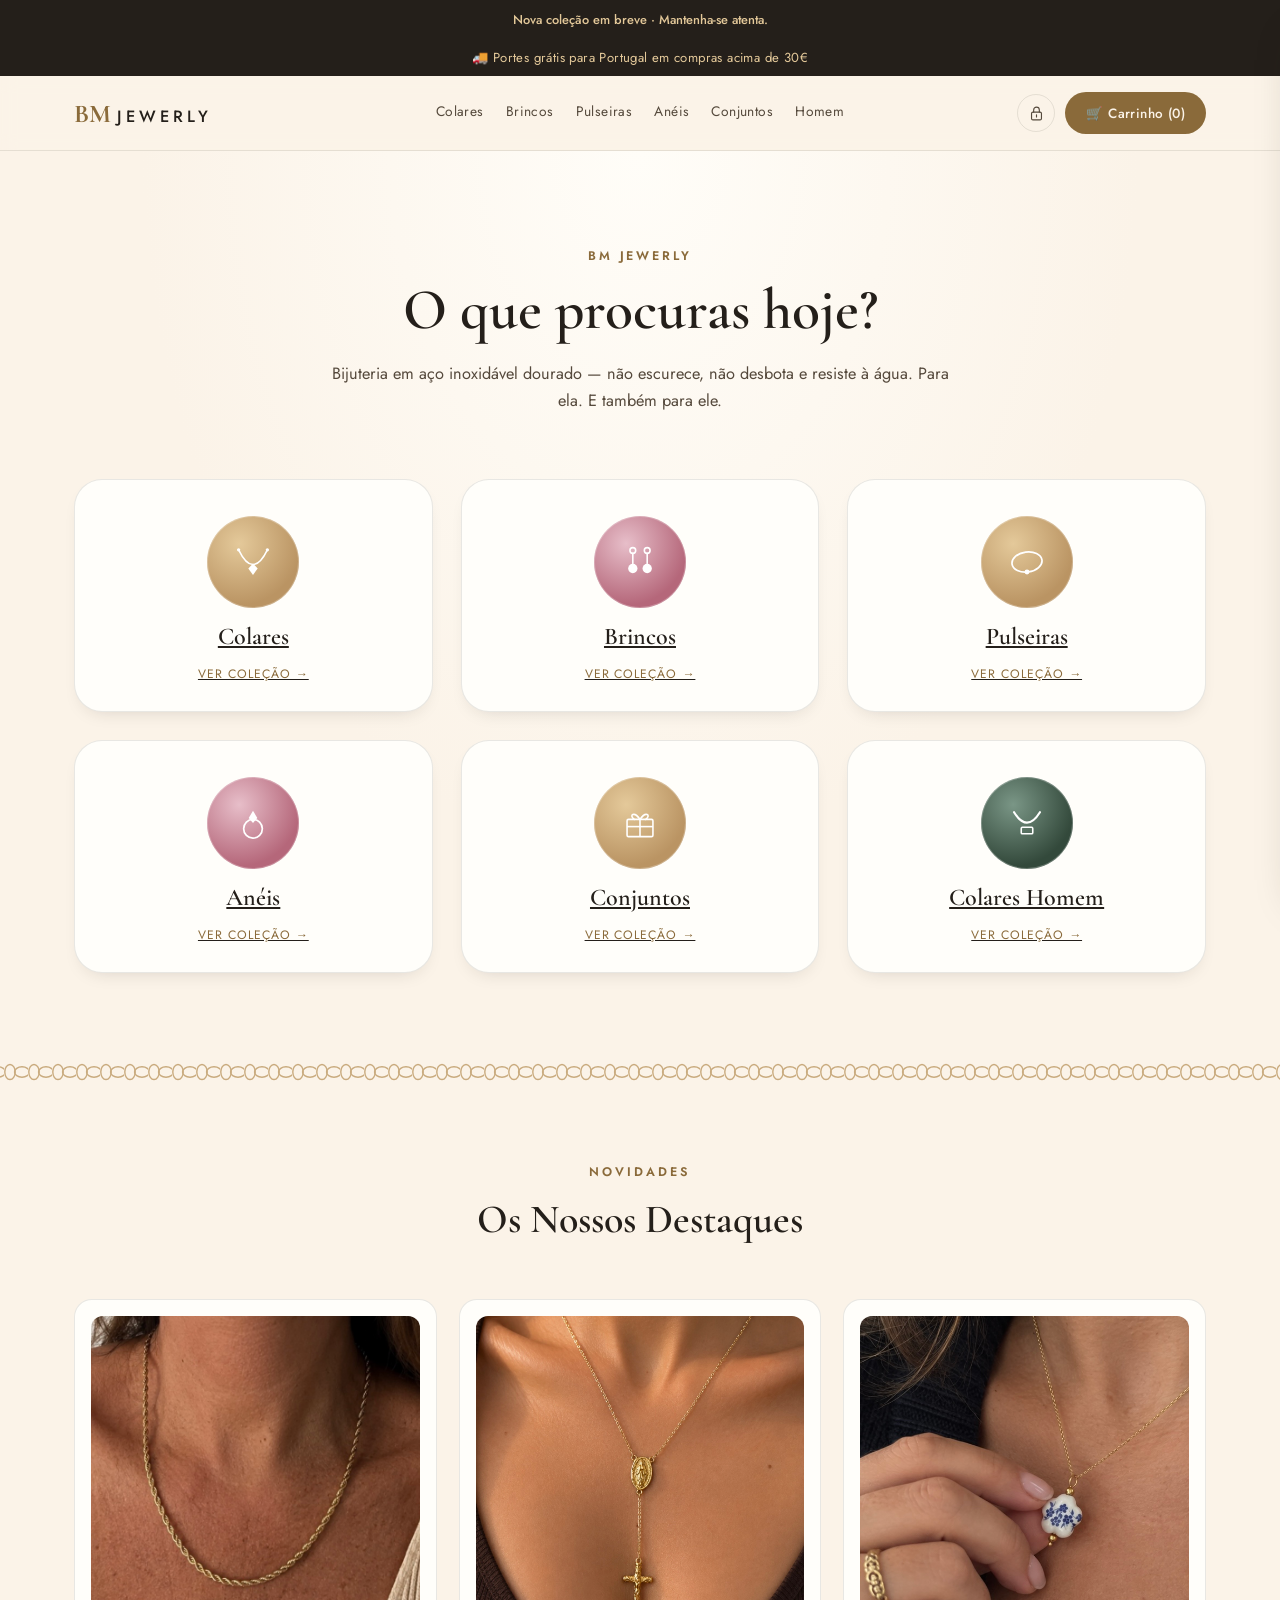
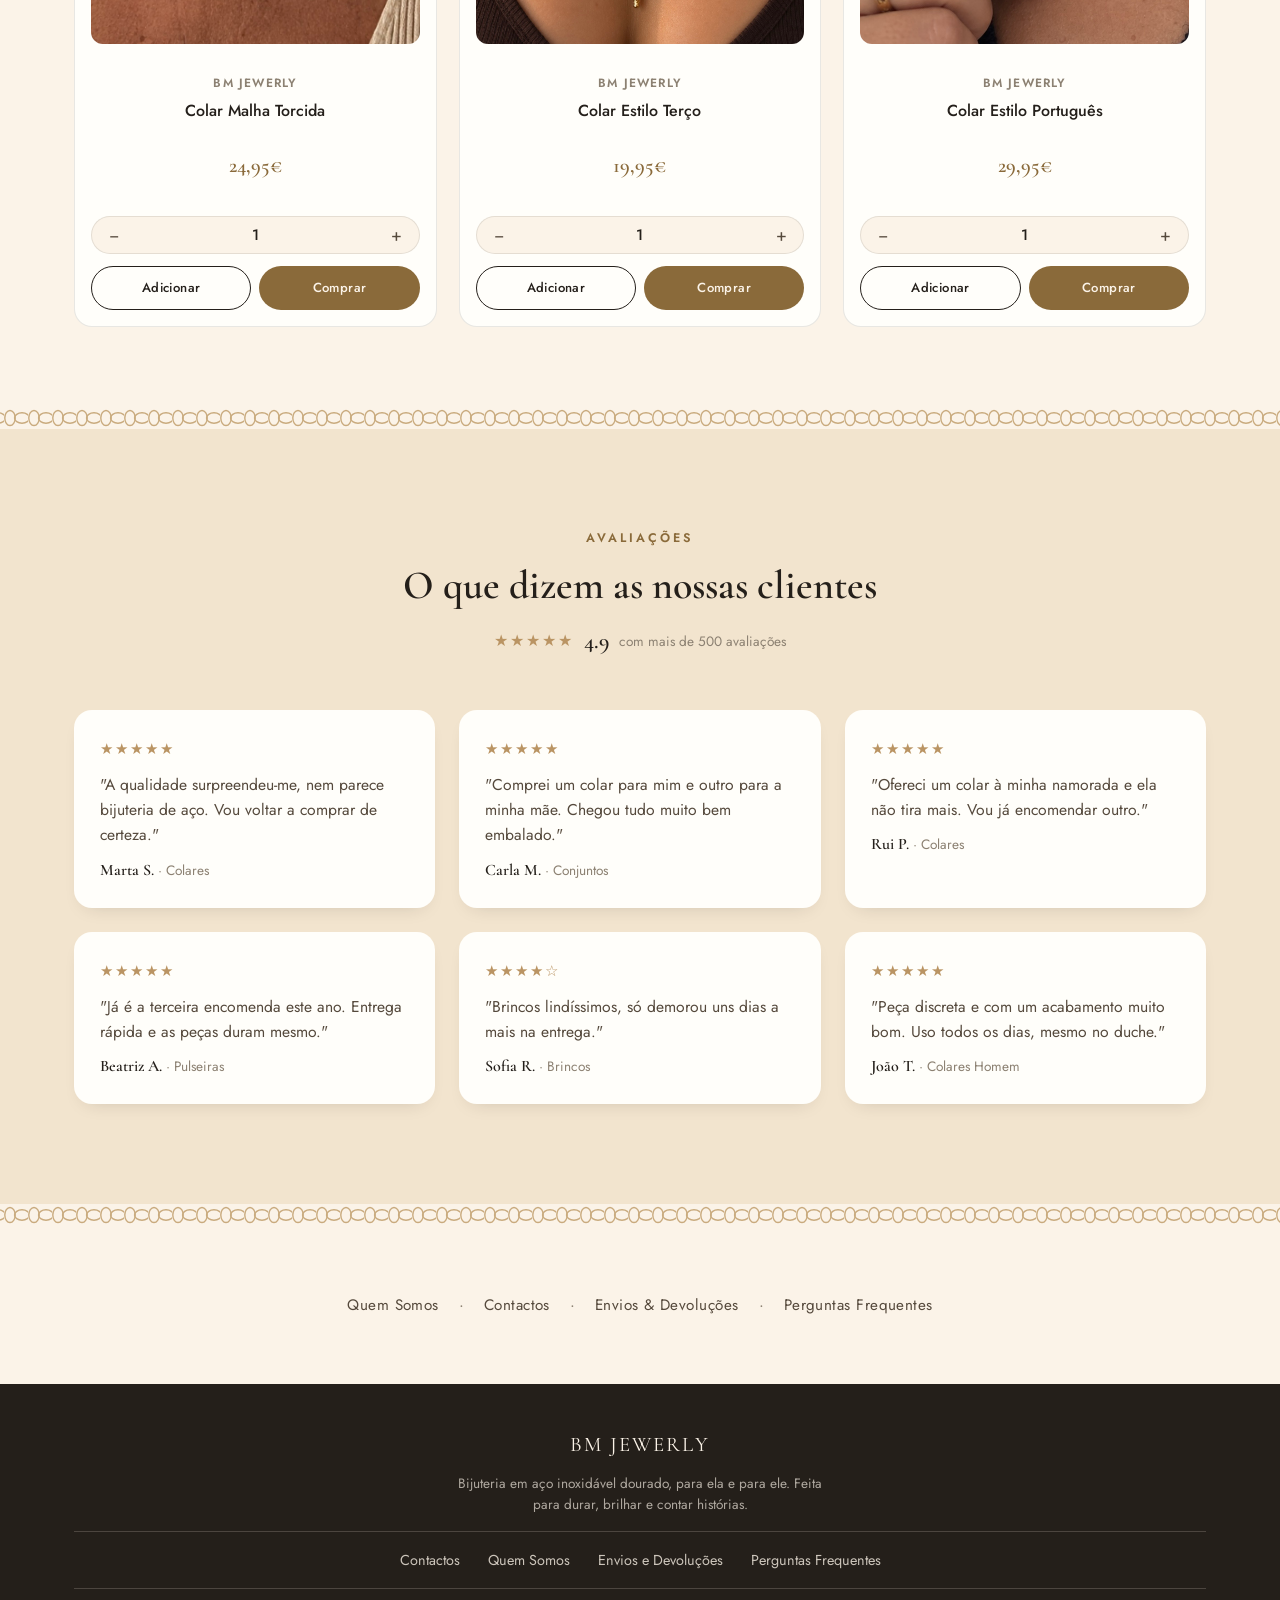
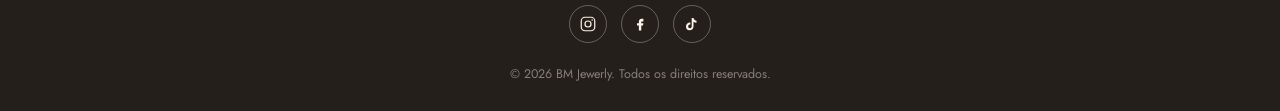
<file: BmJewerly/index.html>
<!DOCTYPE html>
<html lang="pt-PT">
<head>
<meta charset="UTF-8">
<meta name="viewport" content="width=device-width, initial-scale=1.0">
<title>BM Jewerly | Bijuteria em Aço Inoxidável para Mulher e Homem</title>
<meta name="description" content="Colares, brincos, pulseiras e anéis em aço inoxidável dourado. Portes grátis em Portugal acima de 30€. Descobre a coleção BM Jewerly.">
<link rel="icon" type="image/svg+xml" href="data:image/svg+xml,%3Csvg xmlns='http://www.w3.org/2000/svg' viewBox='0 0 64 64'%3E%3Cpath d='M32 8 L52 26 L32 58 L12 26 Z' fill='%23B8925A'/%3E%3C/svg%3E">
<link rel="preconnect" href="https://fonts.googleapis.com">
<link rel="preconnect" href="https://fonts.gstatic.com" crossorigin>
<link href="https://fonts.googleapis.com/css2?family=Cormorant+Garamond:ital,wght@0,400;0,500;0,600;0,700;1,500&family=Jost:wght@300;400;500;600&display=swap" rel="stylesheet">
<style>
  :root{
    --ivory:#FBF3E8;
    --ivory-deep:#F2E4CE;
    --card:#FFFEFA;
    --ink:#241F1A;
    --ink-soft:#55493C;
    --ink-faint:#8C8172;
    --gold:#BA9463;
    --gold-deep:#8A6A3A;
    --gold-light:#E4C99A;
    --rose:#B5677A;
    --rose-deep:#8F4B5C;
    --rose-light:#E7BEC9;
    --emerald:#33493B;
    --emerald-deep:#22322A;
    --emerald-light:#7A9686;
    --border:rgba(36,31,26,.1);
    --shadow:0 20px 40px -20px rgba(36,31,26,.28);
    --shadow-sm:0 8px 20px -12px rgba(36,31,26,.22);
    --radius-lg:28px;
    --radius-md:18px;
    --font-display:'Cormorant Garamond',serif;
    --font-body:'Jost',sans-serif;
  }

  *,*::before,*::after{ box-sizing:border-box; }
  html{ scroll-behavior:smooth; }
  body{
    margin:0;
    background:var(--ivory);
    color:var(--ink);
    font-family:var(--font-body);
    -webkit-font-smoothing:antialiased;
  }
  body.no-scroll{ overflow:hidden; }
  img,svg{ display:block; max-width:100%; }
  button{ font:inherit; }
  a{ color:inherit; }
  ul{ margin:0; }
  h1,h2,h3,p{ margin:0; }

  a:focus-visible, button:focus-visible, input:focus-visible{
    outline:2px solid var(--gold-deep);
    outline-offset:3px;
  }

  .visually-hidden{
    position:absolute; width:1px; height:1px; padding:0; margin:-1px;
    overflow:hidden; clip:rect(0,0,0,0); white-space:nowrap; border:0;
  }

  .skip-link{
    position:absolute; left:-9999px; top:auto;
    background:var(--ink); color:var(--ivory); padding:12px 20px;
    border-radius:8px; z-index:200; text-decoration:none; font-size:.9rem;
  }
  .skip-link:focus{ left:16px; top:16px; }

  .container{ max-width:1180px; margin:0 auto; padding:0 24px; }
  @media (max-width:640px){ .container{ padding:0 18px; } }

  .eyebrow{
    font-family:var(--font-body); font-size:.78rem; font-weight:600;
    letter-spacing:.24em; text-transform:uppercase; color:var(--gold-deep);
    margin:0 0 14px;
  }

  /* Reveal-on-scroll */
  .reveal{ opacity:0; transform:translateY(24px); transition:opacity .7s ease, transform .7s ease; }
  .reveal.is-visible{ opacity:1; transform:translateY(0); }
  @media (prefers-reduced-motion:reduce){
    .reveal{ opacity:1; transform:none; transition:none; }
  }

  /* ---------- Promo bar ---------- */
  .promo-bar{
    background:var(--ink); color:var(--gold-light);
    font-size:.82rem; letter-spacing:.03em; padding:10px 16px; text-align:center;
  }
  .promo-track{ position:relative; height:1.4em; max-width:640px; margin:0 auto; }
  .promo-msg{
    position:absolute; inset:0; display:flex; align-items:center; justify-content:center;
    gap:8px; opacity:0; transform:translateY(8px);
    transition:opacity .5s ease, transform .5s ease;
  }
  .promo-msg.is-active{ opacity:1; transform:translateY(0); }
  @media (prefers-reduced-motion:reduce){
    .promo-msg{ transition:none; }
  }

  /* ---------- Header ---------- */
  .site-header{
    position:sticky; top:0; z-index:60;
    background:rgba(251,243,232,.92); backdrop-filter:blur(8px);
    border-bottom:1px solid var(--border);
  }
  .header-inner{
    max-width:1180px; margin:0 auto; padding:16px 24px;
    display:flex; align-items:center; justify-content:space-between; gap:20px;
  }
  .logo{ display:flex; align-items:baseline; gap:6px; text-decoration:none; }
  .logo-mark{ font-family:var(--font-display); font-weight:700; font-size:1.6rem; color:var(--gold-deep); }
  .logo-word{ font-weight:500; font-size:1.02rem; letter-spacing:.24em; color:var(--ink); }
  .main-nav{ display:flex; gap:26px; }
  .main-nav a{
    font-size:.86rem; letter-spacing:.03em; color:var(--ink-soft); text-decoration:none;
    position:relative; padding-bottom:4px;
  }
  .main-nav a::after{
    content:''; position:absolute; left:0; right:0; bottom:0; height:1px;
    background:var(--gold); transform:scaleX(0); transition:transform .25s ease;
  }
  .main-nav a:hover::after, .main-nav a:focus-visible::after{ transform:scaleX(1); }
  @media (max-width:760px){ .main-nav{ display:none; } }
  @media (max-width:420px){
    .logo-word{ letter-spacing:.12em; font-size:.86rem; }
  }
  
  .header-actions { display: flex; gap: 12px; align-items: center; }

  .btn{
    font-size:.86rem; font-weight:500; letter-spacing:.03em;
    padding:11px 26px; border-radius:999px; cursor:pointer; border:1px solid transparent;
    transition:background .25s ease, color .25s ease, border-color .25s ease, transform .2s ease;
    white-space:nowrap;
  }
  .btn:active{ transform:scale(.97); }
  .btn-outline{ background:transparent; border-color:var(--ink); color:var(--ink); }
  .btn-outline:hover{ background:var(--ink); color:var(--ivory); }
  .btn-primary{ background:var(--gold-deep); color:var(--ivory); }
  .btn-primary:hover{ background:var(--ink); }
  @media (max-width:420px){ .btn-outline{ padding:9px 18px; font-size:.8rem; } }

  /* ---------- Hero / categories ---------- */
  .hero{
    padding:96px 0 88px;
    background:radial-gradient(ellipse at top, #FFFDF8 0%, var(--ivory) 55%);
  }
  .hero-inner{ max-width:640px; margin:0 auto 64px; text-align:center; }
  .hero-inner h1{
    font-family:var(--font-display); font-size:clamp(2.3rem,5vw,3.6rem);
    font-weight:600; color:var(--ink); margin:0 0 18px; line-height:1.1;
  }
  .hero-sub{ font-size:1.02rem; color:var(--ink-soft); line-height:1.65; }

  .category-grid{
    display:grid; grid-template-columns:repeat(3,1fr); gap:28px; margin-top:8px;
  }
  @media (max-width:860px){ .category-grid{ grid-template-columns:repeat(2,1fr); gap:20px; } }
  @media (max-width:480px){ .category-grid{ grid-template-columns:1fr; } }

  .category-tile{
    display:flex; flex-direction:column; align-items:center; gap:14px;
    padding:36px 20px 28px; background:var(--card); border:1px solid var(--border);
    border-radius:var(--radius-lg); cursor:pointer; text-align:center;
    box-shadow:var(--shadow-sm); scroll-margin-top:100px;
    opacity:0; transform:translateY(24px);
    transition:opacity .6s ease, transform .5s cubic-bezier(.2,.7,.3,1), box-shadow .35s ease, border-color .35s ease;
  }
  .category-tile.is-visible{ opacity:1; transform:translateY(0); }
  .category-tile:hover, .category-tile:focus-visible{
    transform:translateY(-6px); box-shadow:var(--shadow); border-color:var(--gold);
  }

  .category-icon{
    width:92px; height:92px; border-radius:50%;
    display:flex; align-items:center; justify-content:center;
    box-shadow:inset 0 0 0 1px rgba(255,255,255,.25);
    transition:transform .35s ease;
  }
  .category-tile:hover .category-icon{ transform:scale(1.06); }
  .category-icon svg{ width:46px; height:46px; }
  .icon-gold{ background:radial-gradient(circle at 35% 30%, var(--gold-light), var(--gold) 70%); }
  .icon-rose{ background:radial-gradient(circle at 35% 30%, var(--rose-light), var(--rose) 70%); }
  .icon-emerald{ background:radial-gradient(circle at 35% 30%, var(--emerald-light), var(--emerald) 70%); }

  .category-label{
    font-family:var(--font-display); font-size:1.5rem; font-weight:600; color:var(--ink);
  }
  .category-cta{
    font-size:.76rem; letter-spacing:.08em; text-transform:uppercase; color:var(--gold-deep);
  }

  /* ---------- Chain divider ---------- */
  .chain-divider{
    height:22px;
    background-image:url("data:image/svg+xml,%3Csvg xmlns='http://www.w3.org/2000/svg' width='24' height='22' viewBox='0 0 24 22'%3E%3Cellipse cx='6' cy='11' rx='5.2' ry='7.5' fill='none' stroke='%23B8925A' stroke-width='1.4'/%3E%3Cellipse cx='18' cy='11' rx='5.2' ry='7.5' fill='none' stroke='%23B8925A' stroke-width='1.4' transform='rotate(90 18 11)'/%3E%3C/svg%3E");
    background-repeat:repeat-x; background-position:center; opacity:.75;
  }

  /* ---------- Destaques ---------- */
  .featured-products {
    padding: 80px 0;
  }
  .product-grid{
    display: grid; grid-template-columns: repeat(auto-fill, minmax(260px, 1fr)); gap: 32px;
    margin-top: 40px;
  }
  .product-card{
    display: flex; flex-direction: column; gap: 16px;
    background: var(--card); padding: 16px; border-radius: var(--radius-md);
    border: 1px solid var(--border);
    transition: transform .3s ease, box-shadow .3s ease;
  }
  .product-card:hover{
    transform: translateY(-4px); box-shadow: var(--shadow-sm);
  }
  .product-gallery{
    position: relative; width: 100%; aspect-ratio: 1 / 1; 
    border-radius: 12px; overflow: hidden; background: #f8f8f8;
  }
  .product-gallery img{
    width: 100%; height: 100%; object-fit: cover;
    transition: opacity 0.3s ease;
  }
  .gallery-nav{
    position: absolute; top: 50%; transform: translateY(-50%);
    width: 36px; height: 36px; border-radius: 50%;
    background: rgba(255,255,255,0.9); border: 1px solid var(--border);
    display: flex; align-items: center; justify-content: center;
    cursor: pointer; color: var(--ink); font-size: 1.2rem;
    opacity: 0; transition: opacity 0.2s ease, background 0.2s ease;
  }
  .gallery-nav:hover{ background: white; color: var(--gold-deep); }
  .gallery-nav.prev{ left: 8px; }
  .gallery-nav.next{ right: 8px; }
  .product-card:hover .gallery-nav{ opacity: 1; }
  .product-info{ text-align: center; flex-grow: 1; }
  .brand-eyebrow{
    font-size: 0.75rem; text-transform: uppercase; letter-spacing: 0.1em;
    color: var(--ink-faint); font-weight: 600; margin-bottom: 4px;
  }
  .product-title{
    font-family: var(--font-body); font-size: 1.05rem; font-weight: 500;
    color: var(--ink); margin-bottom: 8px;
  }
  .product-price{
    font-family: var(--font-display); font-size: 1.3rem; font-weight: 600;
    color: var(--gold-deep);
  }
  .product-actions{ display: flex; flex-direction: column; gap: 12px; }
  .qty-wrapper{
    display: flex; align-items: center; justify-content: space-between;
    border: 1px solid var(--border); border-radius: 999px;
    padding: 4px 8px; background: var(--ivory);
  }
  .qty-btn{
    width: 28px; height: 28px; border-radius: 50%; border: none;
    background: transparent; cursor: pointer; color: var(--ink-soft);
    font-size: 1.1rem; display: flex; align-items: center; justify-content: center;
    transition: background 0.2s;
  }
  .qty-btn:hover{ background: rgba(0,0,0,0.05); color: var(--ink); }
  
  /* ESCONDER AS SETAS DOS INPUTS */
  .qty-input{
    width: 40px; border: none; background: transparent; text-align: center;
    font-family: var(--font-body); font-size: 0.95rem; color: var(--ink);
    font-weight: 500; -moz-appearance: textfield; appearance: none;
  }
  .qty-input::-webkit-outer-spin-button, 
  .qty-input::-webkit-inner-spin-button {
    -webkit-appearance: none; margin: 0;
  }

  .action-buttons{ display: grid; grid-template-columns: 1fr 1fr; gap: 8px; }
  .action-buttons .btn{ padding: 10px 12px; font-size: 0.8rem; }

  /* ---------- Reviews ---------- */
  .reviews{ background:var(--ivory-deep); padding:100px 0; }
  .section-head{ text-align:center; max-width:640px; margin:0 auto 56px; }
  .section-head h2{ font-family:var(--font-display); font-size:clamp(1.8rem,3.5vw,2.5rem); font-weight:600; color:var(--ink); }
  .rating-badge{ display:inline-flex; align-items:center; gap:10px; margin-top:18px; }
  .rating-stars{ color:var(--gold); letter-spacing:2px; }
  .rating-number{ font-family:var(--font-display); font-size:1.4rem; font-weight:600; color:var(--ink); }
  .rating-count{ color:var(--ink-faint); font-size:.85rem; }

  .reviews-grid{ display:grid; grid-template-columns:repeat(3,1fr); gap:24px; }
  @media (max-width:900px){ .reviews-grid{ grid-template-columns:repeat(2,1fr); } }
  @media (max-width:600px){ .reviews-grid{ grid-template-columns:1fr; } }

  .review-card{
    background:var(--card); border-radius:var(--radius-md); padding:28px 26px;
    box-shadow:var(--shadow-sm); display:flex; flex-direction:column; gap:12px;
  }
  .review-stars{ color:var(--gold); letter-spacing:2px; font-size:.95rem; }
  .review-text{ color:var(--ink-soft); line-height:1.6; font-size:.98rem; }
  .review-author{ font-family:var(--font-display); font-weight:600; color:var(--ink); }
  .review-author span{ font-family:var(--font-body); font-weight:400; color:var(--ink-faint); font-size:.85rem; }

  /* ---------- Info links ---------- */
  .info-links{ padding:64px 0; }
  .info-links-inner{
    display:flex; flex-wrap:wrap; align-items:center; justify-content:center; gap:18px; text-align:center;
  }
  .info-link{
    background:none; border:none; cursor:pointer; font-size:.95rem; letter-spacing:.03em;
    color:var(--ink-soft); text-decoration:underline; text-underline-offset:4px;
    text-decoration-color:transparent; transition:color .25s ease, text-decoration-color .25s ease;
    padding:4px 2px;
  }
  .info-link:hover, .info-link:focus-visible{ color:var(--gold-deep); text-decoration-color:var(--gold-deep); }
  .info-dot{ color:var(--ink-faint); }

  /* ---------- Footer ---------- */
  .site-footer{ background:var(--ink); color:var(--ivory); padding:56px 0 28px; }
  .footer-inner{ display:flex; flex-direction:column; align-items:center; gap:18px; text-align:center; }
  .footer-logo{ font-family:var(--font-display); font-size:1.3rem; letter-spacing:.1em; }
  .footer-tagline{ color:rgba(251,243,232,.65); font-size:.85rem; max-width:380px; line-height:1.55; }
  .social-row{ display:flex; gap:14px; }
  .social-row a{
    width:38px; height:38px; border-radius:50%; border:1px solid rgba(251,243,232,.3);
    display:flex; align-items:center; justify-content:center; color:var(--ivory);
    transition:background .25s ease, border-color .25s ease; text-decoration:none;
  }
  .social-row a:hover{ background:rgba(251,243,232,.12); border-color:var(--gold-light); }
  .footer-copy{ color:rgba(251,243,232,.45); font-size:.78rem; margin-top:6px; }

  /* ---------- Modals ---------- */
  .modal-overlay{
    position:fixed; inset:0; background:rgba(36,31,26,.55); z-index:80;
    display:none; opacity:0; transition:opacity .25s ease;
  }
  .modal-overlay.is-open{ display:block; }
  .modal-overlay.is-visible{ opacity:1; }

  .modal{ position:fixed; inset:0; z-index:90; display:none; align-items:center; justify-content:center; padding:20px; }
  .modal.is-open{ display:flex; }

  .modal-card{
    background:var(--card); border-radius:var(--radius-lg); max-width:480px; width:100%;
    max-height:86vh; overflow-y:auto; padding:40px 36px; position:relative;
    box-shadow:var(--shadow); opacity:0; transform:translateY(16px) scale(.98);
    transition:opacity .3s ease, transform .3s ease;
  }
  .modal.is-visible .modal-card{ opacity:1; transform:translateY(0) scale(1); }
  @media (max-width:480px){ .modal-card{ padding:32px 22px; } }

  .modal-close{
    position:absolute; top:18px; right:18px; width:34px; height:34px; border-radius:50%;
    border:1px solid var(--border); background:none; font-size:1.3rem; line-height:1;
    cursor:pointer; color:var(--ink-soft); display:flex; align-items:center; justify-content:center;
    transition:background .2s ease;
  }
  .modal-close:hover{ background:var(--ivory-deep); }

  .modal-title{ font-family:var(--font-display); font-size:1.7rem; color:var(--ink); margin-bottom:18px; padding-right:26px; }
  .modal-body{ color:var(--ink-soft); font-size:.95rem; line-height:1.7; }
  .modal-body p{ margin-bottom:14px; }
  .modal-body ul{ padding-left:20px; margin-bottom:14px; }
  .modal-body li{ margin-bottom:8px; }
  .contact-list{ list-style:none; padding:0; display:flex; flex-direction:column; gap:12px; margin-bottom:14px; }
  .contact-list strong{ color:var(--ink); }
  .faq-item{ margin-bottom:20px; }
  .faq-item:last-child{ margin-bottom:0; }
  .faq-item h3{ font-family:var(--font-display); font-size:1.1rem; color:var(--ink); margin-bottom:6px; font-weight:600; }

  .auth-tabs{ display:flex; gap:8px; margin-bottom:28px; background:var(--ivory-deep); border-radius:999px; padding:5px; }
  .auth-tab{
    flex:1; padding:10px; border:none; background:none; border-radius:999px;
    font-size:.9rem; font-weight:500; color:var(--ink-soft); cursor:pointer;
    transition:background .25s ease, color .25s ease;
  }
  .auth-tab.is-active{ background:var(--card); color:var(--ink); box-shadow:var(--shadow-sm); }

  .auth-panel{ display:none; }
  .auth-panel.is-active{ display:block; }

  .auth-perk{
    background:linear-gradient(135deg, var(--rose-light), var(--gold-light));
    color:var(--ink); padding:14px 18px; border-radius:14px; font-size:.92rem;
    margin-bottom:22px; text-align:center;
  }
  .field{ display:flex; flex-direction:column; gap:6px; margin-bottom:16px; font-size:.85rem; color:var(--ink-soft); text-align:left; }
  .field input{
    font-family:var(--font-body); font-size:.95rem; padding:12px 14px;
    border:1px solid var(--border); border-radius:10px; background:var(--ivory); color:var(--ink);
    transition:border-color .2s ease;
  }
  .field input:focus{ border-color:var(--gold); outline:none; }
  .field-checkbox{ flex-direction:row; align-items:center; gap:10px; font-size:.83rem; }
  .field-checkbox input{ width:auto; }
  .auth-forgot{ display:block; text-align:center; margin-top:14px; font-size:.82rem; color:var(--ink-faint); text-decoration:none; }
  .auth-forgot:hover{ color:var(--gold-deep); }
  .auth-fine{ font-size:.74rem; color:var(--ink-faint); margin-top:14px; line-height:1.55; }

  /* ---------- Toast ---------- */
  .toast{
    position:fixed; left:50%; bottom:28px; transform:translateX(-50%) translateY(20px);
    background:var(--ink); color:var(--ivory); padding:14px 22px; border-radius:999px;
    font-size:.88rem; box-shadow:var(--shadow); opacity:0; pointer-events:none;
    transition:opacity .3s ease, transform .3s ease; z-index:100; max-width:90vw; text-align:center;
  }
  .toast.is-visible{ opacity:1; transform:translateX(-50%) translateY(0); }

  /* --- UI DO CARRINHO LATERAL --- */
  .cart-overlay { position: fixed; inset: 0; background: rgba(36,31,26,.55); z-index: 100; opacity: 0; pointer-events: none; transition: opacity 0.3s ease; }
  .cart-overlay.is-active { opacity: 1; pointer-events: all; }
  
  .cart-sidebar { position: fixed; top: 0; right: 0; bottom: 0; width: 100%; max-width: 400px; background: var(--card); z-index: 110; display: flex; flex-direction: column; transform: translateX(100%); transition: transform 0.4s cubic-bezier(0.2, 0.7, 0.3, 1); box-shadow: var(--shadow); }
  .cart-sidebar.is-active { transform: translateX(0); }
  
  .cart-header { display: flex; align-items: center; justify-content: space-between; padding: 20px 24px; border-bottom: 1px solid var(--border); }
  .cart-header h2 { font-family: var(--font-display); font-size: 1.6rem; color: var(--ink); margin: 0; }
  .close-cart { background: none; border: none; font-size: 1.5rem; cursor: pointer; color: var(--ink-soft); transition: color 0.2s; }
  .close-cart:hover { color: var(--gold-deep); }
  
  .cart-items-container { flex-grow: 1; overflow-y: auto; padding: 24px; display: flex; flex-direction: column; gap: 20px; }
  .empty-cart-msg { text-align: center; color: var(--ink-faint); margin-top: 40px; }
  
  .cart-item { display: flex; gap: 16px; align-items: center; }
  .cart-item-img { width: 70px; height: 70px; border-radius: 8px; object-fit: cover; background: #f8f8f8; }
  .cart-item-info { flex-grow: 1; }
  .cart-item-title { font-size: 0.95rem; font-weight: 500; color: var(--ink); margin-bottom: 4px; }
  .cart-item-price { font-size: 0.9rem; color: var(--gold-deep); font-weight: 600; }
  .cart-item-qty { font-size: 0.85rem; color: var(--ink-faint); margin-top: 4px; }
  .cart-qty-controls { display: flex; align-items: center; gap: 8px; margin-top: 8px; }
  .cart-qty-btn { width: 26px; height: 26px; border: 1px solid var(--border); border-radius: 50%; background: transparent; cursor: pointer; }
  .cart-qty-value { min-width: 20px; text-align: center; font-size: 0.9rem; }
  .remove-item { background: none; border: none; font-size: 0.8rem; color: var(--rose-deep); cursor: pointer; padding: 0; text-decoration: underline; margin-top: 4px; }
  
  .cart-footer { padding: 24px; border-top: 1px solid var(--border); background: var(--ivory-deep); }
  .cart-total-row { display: flex; justify-content: space-between; font-family: var(--font-display); font-size: 1.4rem; font-weight: 600; color: var(--ink); margin-bottom: 16px; }
</style>
<link rel="stylesheet" href="site.css">
</head>
<body>
<div class="collection-notice" role="status">Nova coleção em breve · Mantenha-se atenta.</div>

<a class="skip-link" href="#main">Saltar para o conteúdo principal</a>

<div class="promo-bar" role="region" aria-label="Promoções">
  <div class="promo-track">
    <span class="promo-msg is-active">🚚 Portes grátis para Portugal em compras acima de 30€</span>
    <span class="promo-msg">✨ Regista-te e ganha 10% de desconto na tua primeira compra</span>
    <span class="promo-msg">💛 Peças novas todas as semanas</span>
  </div>
</div>

<header class="site-header" id="top">
  <div class="header-inner">
    <a href="index.html" class="logo" aria-label="BM Jewerly, página inicial">
      <span class="logo-mark">BM</span><span class="logo-word">JEWERLY</span>
    </a>
    <nav class="main-nav" aria-label="Categorias de produtos">
      <a href="colares.html">Colares</a>
      <a href="brincos.html">Brincos</a>
      <a href="pulseiras.html">Pulseiras</a>
      <a href="aneis.html">Anéis</a>
      <a href="conjuntos.html">Conjuntos</a>
      <a href="homem.html">Homem</a>
    </nav>
    <div class="header-actions">
      <button class="btn btn-primary" id="cartBtn">🛒 Carrinho (0)</button>
    </div>
  </div>
</header>

<main id="main">

  <section class="hero">
    <div class="container">
      <div class="hero-inner reveal">
        <p class="eyebrow">BM Jewerly</p>
        <h1>O que procuras hoje?</h1>
        <p class="hero-sub">Bijuteria em aço inoxidável dourado — não escurece, não desbota e resiste à água. Para ela. E também para ele.</p>
      </div>

      <div class="category-grid">
        <a href="colares.html" class="category-tile" id="colares" data-category="Colares">
          <span class="category-icon icon-gold">
            <svg viewBox="0 0 64 64" fill="none" xmlns="http://www.w3.org/2000/svg" aria-hidden="true">
              <path d="M12 15 Q32 56 52 15" stroke="#FFFFFF" stroke-width="2.2" stroke-linecap="round"/>
              <circle cx="12" cy="15" r="2.3" fill="#FFFFFF"/>
              <circle cx="52" cy="15" r="2.3" fill="#FFFFFF"/>
              <path d="M32 34 L38.5 41 L32 50 L25.5 41 Z" fill="#FFFFFF"/>
            </svg>
          </span>
          <span class="category-label">Colares</span>
          <span class="category-cta">Ver coleção →</span>
        </a>

        <a href="brincos.html" class="category-tile" id="brincos" data-category="Brincos">
          <span class="category-icon icon-rose">
            <svg viewBox="0 0 64 64" fill="none" xmlns="http://www.w3.org/2000/svg" aria-hidden="true">
              <circle cx="22" cy="16" r="4" stroke="#FFFFFF" stroke-width="2.2"/>
              <line x1="22" y1="20" x2="22" y2="34" stroke="#FFFFFF" stroke-width="2.2" stroke-linecap="round"/>
              <circle cx="22" cy="41" r="6.5" fill="#FFFFFF"/>
              <circle cx="42" cy="16" r="4" stroke="#FFFFFF" stroke-width="2.2"/>
              <line x1="42" y1="20" x2="42" y2="34" stroke="#FFFFFF" stroke-width="2.2" stroke-linecap="round"/>
              <circle cx="42" cy="41" r="6.5" fill="#FFFFFF"/>
            </svg>
          </span>
          <span class="category-label">Brincos</span>
          <span class="category-cta">Ver coleção →</span>
        </a>

        <a href="pulseiras.html" class="category-tile" id="pulseiras" data-category="Pulseiras">
          <span class="category-icon icon-gold">
            <svg viewBox="0 0 64 64" fill="none" xmlns="http://www.w3.org/2000/svg" aria-hidden="true">
              <ellipse cx="32" cy="32" rx="21" ry="14" stroke="#FFFFFF" stroke-width="2.4" transform="rotate(-8 32 32)"/>
              <circle cx="32" cy="46" r="3.4" fill="#FFFFFF"/>
            </svg>
          </span>
          <span class="category-label">Pulseiras</span>
          <span class="category-cta">Ver coleção →</span>
        </a>

        <a href="aneis.html" class="category-tile" id="aneis" data-category="Anéis">
          <span class="category-icon icon-rose">
            <svg viewBox="0 0 64 64" fill="none" xmlns="http://www.w3.org/2000/svg" aria-hidden="true">
              <circle cx="32" cy="40" r="13" stroke="#FFFFFF" stroke-width="2.4"/>
              <path d="M32 15 L38 25 L32 32 L26 25 Z" fill="#FFFFFF"/>
            </svg>
          </span>
          <span class="category-label">Anéis</span>
          <span class="category-cta">Ver coleção →</span>
        </a>

        <a href="conjuntos.html" class="category-tile" id="conjuntos" data-category="Conjuntos">
          <span class="category-icon icon-gold">
            <svg viewBox="0 0 64 64" fill="none" xmlns="http://www.w3.org/2000/svg" aria-hidden="true">
              <rect x="14" y="27" width="36" height="24" rx="2" stroke="#FFFFFF" stroke-width="2.2"/>
              <line x1="32" y1="27" x2="32" y2="51" stroke="#FFFFFF" stroke-width="2.2"/>
              <line x1="14" y1="37" x2="50" y2="37" stroke="#FFFFFF" stroke-width="2.2"/>
              <path d="M32 27 C24 15 16 21 24 27" stroke="#FFFFFF" stroke-width="2.2" stroke-linecap="round"/>
              <path d="M32 27 C40 15 48 21 40 27" stroke="#FFFFFF" stroke-width="2.2" stroke-linecap="round"/>
            </svg>
          </span>
          <span class="category-label">Conjuntos</span>
          <span class="category-cta">Ver coleção →</span>
        </a>

        <a href="homem.html" class="category-tile" id="homem" data-category="Colares Homem">
          <span class="category-icon icon-emerald">
            <svg viewBox="0 0 64 64" fill="none" xmlns="http://www.w3.org/2000/svg" aria-hidden="true">
              <path d="M14 17 Q32 46 50 17" stroke="#FFFFFF" stroke-width="3" stroke-linecap="round"/>
              <rect x="24" y="38" width="16" height="9" rx="1.5" stroke="#FFFFFF" stroke-width="2.2"/>
            </svg>
          </span>
          <span class="category-label">Colares Homem</span>
          <span class="category-cta">Ver coleção →</span>
        </a>
      </div>
    </div>
  </section>

  <div class="chain-divider" aria-hidden="true"></div>

  <!-- Nova secção de Destaques na Homepage com os novos cartões interativos -->
  <section class="featured-products">
    <div class="container">
      <div class="section-head reveal">
        <p class="eyebrow">Novidades</p>
        <h2>Os Nossos Destaques</h2>
      </div>

      <div class="product-grid reveal">
        
        <!-- Produto 1 -->
        <article class="product-card" 
                 data-images='["Site/Colar/Colar malha torcida/IMG_8131.jpg", "Site/Colar/Colar malha torcida/IMG_8132.jpg", "Site/Colar/Colar malha torcida/IMG_8133.jpg"]'>
          <div class="product-gallery">
            <img src="Site/Colar/Colar malha torcida/IMG_8131.jpg" alt="Colar de malha torcida dourada" class="main-img">
            <button class="gallery-nav prev" aria-label="Imagem anterior">‹</button>
            <button class="gallery-nav next" aria-label="Imagem seguinte">›</button>
          </div>
          <div class="product-info">
            <p class="brand-eyebrow">BM Jewerly</p>
            <h3 class="product-title">Colar Malha Torcida</h3>
            <p class="product-price">24,95€</p>
          </div>
          <div class="product-actions">
            <div class="qty-wrapper">
              <button class="qty-btn minus" aria-label="Diminuir quantidade">−</button>
              <input type="number" class="qty-input" value="1" min="1" aria-label="Quantidade">
              <button class="qty-btn plus" aria-label="Aumentar quantidade">+</button>
            </div>
            <div class="action-buttons">
              <button class="btn btn-outline add-cart">Adicionar</button>
              <button class="btn btn-primary buy-now">Comprar</button>
            </div>
          </div>
        </article>

        <!-- Produto 2 -->
        <article class="product-card" 
                 data-images='["Site/Colar/Colar género terço/IMG_8107.jpg", "Site/Colar/Colar género terço/IMG_8108.jpg", "Site/Colar/Colar género terço/IMG_8109.jpg"]'>
          <div class="product-gallery">
            <img src="Site/Colar/Colar género terço/IMG_8107.jpg" alt="Colar dourado estilo terço com cruz" class="main-img">
            <button class="gallery-nav prev" aria-label="Imagem anterior">‹</button>
            <button class="gallery-nav next" aria-label="Imagem seguinte">›</button>
          </div>
          <div class="product-info">
            <p class="brand-eyebrow">BM Jewerly</p>
            <h3 class="product-title">Colar Estilo Terço</h3>
            <p class="product-price">19,95€</p>
          </div>
          <div class="product-actions">
            <div class="qty-wrapper">
              <button class="qty-btn minus" aria-label="Diminuir quantidade">−</button>
              <input type="number" class="qty-input" value="1" min="1" aria-label="Quantidade">
              <button class="qty-btn plus" aria-label="Aumentar quantidade">+</button>
            </div>
            <div class="action-buttons">
              <button class="btn btn-outline add-cart">Adicionar</button>
              <button class="btn btn-primary buy-now">Comprar</button>
            </div>
          </div>
        </article>

        <!-- Produto 3 -->
        <article class="product-card" 
                 data-images='["Site/Colar/colar estilo português/IMG_8209.jpg", "Site/Colar/colar estilo português/IMG_8209 2.jpg", "Site/Colar/colar estilo português/IMG_8208.jpg"]'>
          <div class="product-gallery">
            <img src="Site/Colar/colar estilo português/IMG_8209.jpg" alt="Colar dourado estilo português" class="main-img">
            <button class="gallery-nav prev" aria-label="Imagem anterior">‹</button>
            <button class="gallery-nav next" aria-label="Imagem seguinte">›</button>
          </div>
          <div class="product-info">
            <p class="brand-eyebrow">BM Jewerly</p>
            <h3 class="product-title">Colar Estilo Português</h3>
            <p class="product-price">29,95€</p>
          </div>
          <div class="product-actions">
            <div class="qty-wrapper">
              <button class="qty-btn minus" aria-label="Diminuir quantidade">−</button>
              <input type="number" class="qty-input" value="1" min="1" aria-label="Quantidade">
              <button class="qty-btn plus" aria-label="Aumentar quantidade">+</button>
            </div>
            <div class="action-buttons">
              <button class="btn btn-outline add-cart">Adicionar</button>
              <button class="btn btn-primary buy-now">Comprar</button>
            </div>
          </div>
        </article>

      </div>
    </div>
  </section>

  <div class="chain-divider" aria-hidden="true"></div>

  <section class="reviews" aria-labelledby="reviewsTitle">
    <div class="container">
      <div class="section-head reveal">
        <p class="eyebrow">Avaliações</p>
        <h2 id="reviewsTitle">O que dizem as nossas clientes</h2>
        <div class="rating-badge">
          <span class="rating-stars" aria-hidden="true">★★★★★</span>
          <span class="rating-number">4.9</span>
          <span class="rating-count">com mais de 500 avaliações</span>
        </div>
      </div>

      <div class="reviews-grid">
        <article class="review-card reveal">
          <div class="review-stars" aria-hidden="true">★★★★★</div>
          <p class="review-text">"A qualidade surpreendeu-me, nem parece bijuteria de aço. Vou voltar a comprar de certeza."</p>
          <p class="review-author">Marta S. <span>· Colares</span></p>
        </article>
        <article class="review-card reveal">
          <div class="review-stars" aria-hidden="true">★★★★★</div>
          <p class="review-text">"Comprei um colar para mim e outro para a minha mãe. Chegou tudo muito bem embalado."</p>
          <p class="review-author">Carla M. <span>· Conjuntos</span></p>
        </article>
        <article class="review-card reveal">
          <div class="review-stars" aria-hidden="true">★★★★★</div>
          <p class="review-text">"Ofereci um colar à minha namorada e ela não tira mais. Vou já encomendar outro."</p>
          <p class="review-author">Rui P. <span>· Colares</span></p>
        </article>
        <article class="review-card reveal">
          <div class="review-stars" aria-hidden="true">★★★★★</div>
          <p class="review-text">"Já é a terceira encomenda este ano. Entrega rápida e as peças duram mesmo."</p>
          <p class="review-author">Beatriz A. <span>· Pulseiras</span></p>
        </article>
        <article class="review-card reveal">
          <div class="review-stars" aria-hidden="true">★★★★☆</div>
          <p class="review-text">"Brincos lindíssimos, só demorou uns dias a mais na entrega."</p>
          <p class="review-author">Sofia R. <span>· Brincos</span></p>
        </article>
        <article class="review-card reveal">
          <div class="review-stars" aria-hidden="true">★★★★★</div>
          <p class="review-text">"Peça discreta e com um acabamento muito bom. Uso todos os dias, mesmo no duche."</p>
          <p class="review-author">João T. <span>· Colares Homem</span></p>
        </article>
      </div>
    </div>
  </section>

  <div class="chain-divider" aria-hidden="true"></div>

  <section class="info-links" aria-labelledby="infoTitle">
    <h2 id="infoTitle" class="visually-hidden">Informações da loja</h2>
    <div class="container info-links-inner">
      <button class="info-link" data-open-modal="modal-quemsomos">Quem Somos</button>
      <span class="info-dot" aria-hidden="true">·</span>
      <button class="info-link" data-open-modal="modal-contactos">Contactos</button>
      <span class="info-dot" aria-hidden="true">·</span>
      <button class="info-link" data-open-modal="modal-envios">Envios &amp; Devoluções</button>
      <span class="info-dot" aria-hidden="true">·</span>
      <button class="info-link" data-open-modal="modal-faq">Perguntas Frequentes</button>
    </div>
  </section>

</main>

<footer class="site-footer">
  <div class="container footer-inner">
    <p class="footer-logo">BM JEWERLY</p>
    <p class="footer-tagline">Bijuteria em aço inoxidável dourado, para ela e para ele. Feita para durar, brilhar e contar histórias.</p>
    <nav class="footer-links" aria-label="Informações da loja">
      <a href="index.html#contactos">Contactos</a>
      <a href="index.html#quem-somos">Quem Somos</a>
      <a href="index.html#envios-e-devolucoes">Envios e Devoluções</a>
      <a href="index.html#perguntas-frequentes">Perguntas Frequentes</a>
    </nav>
    <div class="social-row">
      <a href="#" aria-label="Instagram">
        <svg width="18" height="18" viewBox="0 0 24 24" fill="none" xmlns="http://www.w3.org/2000/svg" aria-hidden="true"><rect x="3" y="3" width="18" height="18" rx="5" stroke="currentColor" stroke-width="1.6"/><circle cx="12" cy="12" r="4" stroke="currentColor" stroke-width="1.6"/><circle cx="17.5" cy="6.5" r="1" fill="currentColor"/></svg>
      </a>
      <a href="#" aria-label="Facebook">
        <svg width="18" height="18" viewBox="0 0 24 24" fill="none" xmlns="http://www.w3.org/2000/svg" aria-hidden="true"><path d="M14 8.5h2.5V5H14c-2 0-3.5 1.6-3.5 3.6V11H8v3h2.5v6.5h3.2V14H16l.5-3h-2.8V9c0-.5.3-.5.3-.5z" fill="currentColor"/></svg>
      </a>
      <a href="#" aria-label="TikTok">
        <svg width="18" height="18" viewBox="0 0 24 24" fill="none" xmlns="http://www.w3.org/2000/svg" aria-hidden="true"><path d="M14 4c.4 2 2 3.4 4 3.6v2.6c-1.4 0-2.8-.4-4-1.2v6.2c0 3-2.4 5.4-5.4 5.2A5.2 5.2 0 0 1 4 15.2 5.2 5.2 0 0 1 9.8 10v2.8a2.4 2.4 0 1 0 1.8 2.4V4H14z" fill="currentColor"/></svg>
      </a>
    </div>
    <p class="footer-copy">© 2026 BM Jewerly. Todos os direitos reservados.</p>
  </div>
</footer>

<!-- Modals -->
<div class="modal-overlay" id="modalOverlay"></div>

<div class="modal" id="modal-quemsomos" role="dialog" aria-modal="true" aria-labelledby="quemsomosTitle" aria-hidden="true">
  <div class="modal-card">
    <button class="modal-close" data-close-modal aria-label="Fechar">×</button>
    <h2 id="quemsomosTitle" class="modal-title">Quem Somos</h2>
    <div class="modal-body">
      <p>A BM Jewerly nasceu para quem gosta de cuidar dos pequenos detalhes. Trabalhamos com aço inoxidável dourado e prateado — hipoalergénico, resistente à água e pensado para acompanhar o teu dia a dia sem perder o brilho.</p>
      <p>Selecionamos cada peça com cuidado, para ela e também para ele, com uma coleção de colares pensada para o universo masculino.</p>
      <p>Mais do que bijuteria, queremos fazer parte das tuas pequenas histórias.</p>
    </div>
  </div>
</div>

<div class="modal" id="modal-contactos" role="dialog" aria-modal="true" aria-labelledby="contactosTitle" aria-hidden="true">
  <div class="modal-card">
    <button class="modal-close" data-close-modal aria-label="Fechar">×</button>
    <h2 id="contactosTitle" class="modal-title">Contactos</h2>
    <div class="modal-body">
      <ul class="contact-list">
        <li><strong>Email:</strong> geral@bmjewerly.pt</li>
        <li><strong>Instagram:</strong> @bmjewerly</li>
        <li><strong>WhatsApp:</strong> +351 900 000 000</li>
        <li><strong>Horário:</strong> Segunda a sexta, 9h–18h</li>
      </ul>
      <p>Respondemos, em média, em menos de 24 horas úteis.</p>
    </div>
  </div>
</div>

<div class="modal" id="modal-envios" role="dialog" aria-modal="true" aria-labelledby="enviosTitle" aria-hidden="true">
  <div class="modal-card">
    <button class="modal-close" data-close-modal aria-label="Fechar">×</button>
    <h2 id="enviosTitle" class="modal-title">Envios &amp; Devoluções</h2>
    <div class="modal-body">
      <ul>
        <li>Portes grátis para Portugal Continental em compras acima de 30€</li>
        <li>Envio nacional registado: Portugal Continental em 1 dia útil; ilhas em 3 dias úteis.</li>
        <li>Correio Azul internacional: Europa em 3 dias úteis; resto do mundo em 5 dias úteis.</li>
        <li>Estados Unidos: entrega estimada em 5 dias úteis, sem contar o desalfandegamento.</li>
        <li>Os custos de envio são calculados na fase de checkout.</li>
        <li>Todas as encomendas seguem com código de rastreio.</li>
        <li>Trocas e devoluções gratuitas até 14 dias após a receção</li>
      </ul>
    </div>
  </div>
</div>

<div class="modal" id="modal-faq" role="dialog" aria-modal="true" aria-labelledby="faqTitle" aria-hidden="true">
  <div class="modal-card">
    <button class="modal-close" data-close-modal aria-label="Fechar">×</button>
    <h2 id="faqTitle" class="modal-title">Perguntas Frequentes</h2>
    <div class="modal-body">
      <div class="faq-item">
        <h3>As peças escurecem ou oxidam?</h3>
        <p>Não. Toda a nossa bijuteria é em aço inoxidável, por isso não escurece nem oxida — podes usar até na praia ou no duche.</p>
      </div>
      <div class="faq-item">
        <h3>Como sei o meu tamanho de anel?</h3>
        <p>Mede o diâmetro interno de um anel que já te sirva e compara com a tabela de tamanhos disponível em cada produto.</p>
      </div>
      <div class="faq-item">
        <h3>Posso trocar ou devolver uma peça?</h3>
        <p>Sim, tens 14 dias após a receção para trocar ou devolver, desde que a peça esteja em bom estado.</p>
      </div>
      <div class="faq-item">
        <h3>Enviam para fora de Portugal?</h3>
        <p>Sim. O Correio Azul está disponível para a Europa, resto do mundo e Estados Unidos. A entrega demora cerca de 3 dias úteis para a Europa e 5 dias úteis para os restantes destinos; nos Estados Unidos, o prazo não inclui o desalfandegamento. Os custos de envio são calculados na fase de checkout.</p>
      </div>
    </div>
  </div>
</div>

<div class="toast" id="toast" role="status" aria-live="polite"></div>

<!-- Carrinho HTML -->
<div class="cart-overlay" id="cartOverlay"></div>
<div class="cart-sidebar" id="cartSidebar">
  <div class="cart-header">
    <h2>O teu carrinho</h2>
    <button class="close-cart" id="closeCartBtn" aria-label="Fechar carrinho">×</button>
  </div>
  <div class="cart-items-container" id="cartItemsList">
    <!-- Items injectados aqui -->
  </div>
  <div class="cart-footer">
    <div class="cart-total-row">
      <span>Total:</span>
      <span id="cartTotalValue">0,00€</span>
    </div>
    <a href="compra.html" class="btn btn-primary" style="width: 100%; text-align: center;">Finalizar Compra</a>
  </div>
</div>

<script>
document.addEventListener("DOMContentLoaded", function() {

  // --- 1. Promo Bar Rotation ---
  const promoMsgs = document.querySelectorAll('.promo-msg');
  let promoIndex = 0;
  if(promoMsgs.length > 1){
    setInterval(() => {
      promoMsgs[promoIndex].classList.remove('is-active');
      promoIndex = (promoIndex + 1) % promoMsgs.length;
      promoMsgs[promoIndex].classList.add('is-active');
    }, 4500);
  }

  // --- 2. Reveal on Scroll ---
  const revealEls = document.querySelectorAll('.reveal, .category-tile');
  if('IntersectionObserver' in window){
    const observer = new IntersectionObserver((entries) => {
      entries.forEach(entry => {
        if(entry.isIntersecting){
          entry.target.classList.add('is-visible');
          observer.unobserve(entry.target);
        }
      });
    }, { threshold: 0.15 });
    revealEls.forEach(el => observer.observe(el));
  } else {
    revealEls.forEach(el => el.classList.add('is-visible'));
  }

  // --- 3. Modals & Auth Tabs ---
  const overlay = document.getElementById('modalOverlay');
  let activeModal = null;

  function openModal(id){
    const modal = document.getElementById(id);
    if(!modal) return;
    overlay.classList.add('is-open');
    modal.classList.add('is-open');
    document.body.classList.add('no-scroll');
    activeModal = modal;
    requestAnimationFrame(() => {
      overlay.classList.add('is-visible');
      modal.classList.add('is-visible');
    });
  }

  function closeModal(){
    if(!activeModal) return;
    const modal = activeModal;
    modal.classList.remove('is-visible');
    overlay.classList.remove('is-visible');
    document.body.classList.remove('no-scroll');
    setTimeout(() => {
      modal.classList.remove('is-open');
      overlay.classList.remove('is-open');
    }, 250);
    activeModal = null;
    if(infoModalsByHash[window.location.hash] === modal.id){
      history.replaceState(null, '', window.location.pathname + window.location.search);
    }
  }

  document.querySelectorAll('[data-open-modal]').forEach(btn => {
    btn.addEventListener('click', () => openModal(btn.dataset.openModal));
  });

  const infoModalsByHash = {
    '#contactos': 'modal-contactos',
    '#quem-somos': 'modal-quemsomos',
    '#envios-e-devolucoes': 'modal-envios',
    '#perguntas-frequentes': 'modal-faq'
  };
  function openInfoModalFromHash(){
    const modalId = infoModalsByHash[window.location.hash];
    if(modalId) openModal(modalId);
  }
  window.addEventListener('hashchange', openInfoModalFromHash);
  openInfoModalFromHash();

  document.querySelectorAll('[data-close-modal]').forEach(btn => {
    btn.addEventListener('click', closeModal);
  });
  if(overlay) overlay.addEventListener('click', closeModal);

  document.querySelectorAll('.auth-tab').forEach(tab => {
    tab.addEventListener('click', () => {
      document.querySelectorAll('.auth-tab').forEach(t => t.classList.remove('is-active'));
      document.querySelectorAll('.auth-panel').forEach(p => p.classList.remove('is-active'));
      tab.classList.add('is-active');
      document.querySelector('.auth-panel[data-panel="' + tab.dataset.tab + '"]').classList.add('is-active');
    });
  });

  // --- 4. Toast Notification ---
  const toastEl = document.getElementById('toast');
  let toastTimer;
  function showToast(message) {
    if(!toastEl) return;
    toastEl.textContent = message;
    toastEl.classList.add('is-visible');
    clearTimeout(toastTimer);
    toastTimer = setTimeout(() => { toastEl.classList.remove('is-visible'); }, 3000);
  }

  // --- 5. Cart Logic (Global) ---
  const cartBtn = document.getElementById('cartBtn');
  const cartOverlay = document.getElementById('cartOverlay');
  const cartSidebar = document.getElementById('cartSidebar');
  const closeCartBtn = document.getElementById('closeCartBtn');
  const cartItemsList = document.getElementById('cartItemsList');
  const cartTotalValue = document.getElementById('cartTotalValue');

  // Recuperação SEGURA da memória (à prova de crash)
  let cart = [];
  try {
    const stored = localStorage.getItem('bm_jewerly_cart_final');
    cart = stored ? JSON.parse(stored) : [];
    if (!Array.isArray(cart)) cart = [];
  } catch (e) {
    cart = [];
  }

  function updateCart() {
    const totalQty = cart.reduce((sum, item) => sum + (parseInt(item.qty) || 0), 0);
    if(cartBtn) cartBtn.innerText = `🛒 Carrinho (${totalQty})`;
    localStorage.setItem('bm_jewerly_cart_final', JSON.stringify(cart));
    renderCartSidebar();
  }

  function renderCartSidebar() {
    if(!cartItemsList) return;
    cartItemsList.innerHTML = ''; 
    let totalPrice = 0;

    if (cart.length === 0) {
      cartItemsList.innerHTML = '<p class="empty-cart-msg">O teu carrinho está vazio.</p>';
      if(cartTotalValue) cartTotalValue.innerText = '0,00€';
      return;
    }

    cart.forEach((item, index) => {
      totalPrice += item.price * item.qty;
      const itemEl = document.createElement('div');
      itemEl.className = 'cart-item';
      itemEl.innerHTML = `
        <img src="${item.img}" alt="${item.title}" class="cart-item-img">
        <div class="cart-item-info">
          <div class="cart-item-title">${item.title}</div>
          <div class="cart-item-price">${item.price.toFixed(2).replace('.', ',')}€</div>
          <div class="cart-qty-controls">
            <button class="cart-qty-btn cart-qty-minus" data-index="${index}" aria-label="Diminuir quantidade">−</button>
            <span class="cart-qty-value">${item.qty}</span>
            <button class="cart-qty-btn cart-qty-plus" data-index="${index}" aria-label="Aumentar quantidade">+</button>
          </div>
          <button class="remove-item" data-index="${index}">Remover</button>
        </div>
      `;
      cartItemsList.appendChild(itemEl);
    });

    if(cartTotalValue) cartTotalValue.innerText = `${totalPrice.toFixed(2).replace('.', ',')}€`;

    document.querySelectorAll('.remove-item').forEach(btn => {
      btn.addEventListener('click', function() {
        const idx = this.getAttribute('data-index');
        cart.splice(idx, 1); 
        updateCart(); 
      });
    });
    document.querySelectorAll('.cart-qty-minus, .cart-qty-plus').forEach(btn => {
      btn.addEventListener('click', function() {
        const idx = Number(this.getAttribute('data-index'));
        const change = this.classList.contains('cart-qty-plus') ? 1 : -1;
        cart[idx].qty = Math.max(1, (parseInt(cart[idx].qty) || 1) + change);
        updateCart();
      });
    });
  }

  function addProductToCart(title, priceStr, img, qty) {
    try {
      // Limpeza segura da string do preço
      const cleanPrice = priceStr.replace(/[^\d,.-]/g, '').replace(',', '.');
      const priceNum = parseFloat(cleanPrice) || 0;
      const parsedQty = parseInt(qty) || 1;
      
      const existingItem = cart.find(item => item.title === title);
      if (existingItem) {
        existingItem.qty += parsedQty; 
      } else {
        cart.push({ title: title, price: priceNum, img: img, qty: parsedQty }); 
      }
      updateCart();
    } catch(e) {
      console.error("Erro a adicionar:", e);
    }
  }

  function openCart() {
    if(cartOverlay) cartOverlay.classList.add('is-active');
    if(cartSidebar) cartSidebar.classList.add('is-active');
    document.body.classList.add('no-scroll');
  }
  
  function closeCartPanel() {
    if(cartOverlay) cartOverlay.classList.remove('is-active');
    if(cartSidebar) cartSidebar.classList.remove('is-active');
    document.body.classList.remove('no-scroll');
  }

  if(cartBtn) cartBtn.addEventListener('click', (e) => { e.preventDefault(); openCart(); });
  if(closeCartBtn) closeCartBtn.addEventListener('click', closeCartPanel);
  if(cartOverlay) cartOverlay.addEventListener('click', closeCartPanel);

  updateCart();

  // --- 6. Product Actions (Sliders, Qty, Add to Cart) ---
  document.querySelectorAll('.product-card').forEach(card => {
    const imgElement = card.querySelector('.main-img');
    const prevBtn = card.querySelector('.prev');
    const nextBtn = card.querySelector('.next');
    const images = JSON.parse(card.getAttribute('data-images') || '[]');
    let currentImgIndex = 0;

    if (images.length > 1) {
      if(prevBtn) prevBtn.addEventListener('click', (e) => { e.preventDefault(); currentImgIndex = (currentImgIndex > 0) ? currentImgIndex - 1 : images.length - 1; imgElement.src = images[currentImgIndex]; });
      if(nextBtn) nextBtn.addEventListener('click', (e) => { e.preventDefault(); currentImgIndex = (currentImgIndex < images.length - 1) ? currentImgIndex + 1 : 0; imgElement.src = images[currentImgIndex]; });
    }

    const qtyInput = card.querySelector('.qty-input');
    const minusBtn = card.querySelector('.minus');
    const plusBtn = card.querySelector('.plus');

    if(minusBtn) minusBtn.addEventListener('click', () => { let v = parseInt(qtyInput.value); if (v > 1) qtyInput.value = v - 1; });
    if(plusBtn) plusBtn.addEventListener('click', () => { let v = parseInt(qtyInput.value); qtyInput.value = v + 1; });
    if(qtyInput) qtyInput.addEventListener('change', () => { if (qtyInput.value < 1 || isNaN(qtyInput.value)) qtyInput.value = 1; });

    const titleEl = card.querySelector('.product-title');
    const priceEl = card.querySelector('.product-price');
    const addCartBtn = card.querySelector('.add-cart');
    const buyNowBtn = card.querySelector('.buy-now');

    if(titleEl && priceEl) {
      const title = titleEl.innerText;
      const price = priceEl.innerText;

      if(addCartBtn) addCartBtn.addEventListener('click', () => {
        const qty = parseInt(qtyInput.value);
        const img = imgElement ? imgElement.src : '';
        addProductToCart(title, price, img, qty);
        showToast(`${qty}x ${title} adicionado ao carrinho! 🛍️`);
        openCart(); // ABRE A BARRA DO CARRINHO AUTOMATICAMENTE
      });

      if(buyNowBtn) buyNowBtn.addEventListener('click', () => {
        const qty = parseInt(qtyInput.value);
        const img = imgElement ? imgElement.src : '';
        addProductToCart(title, price, img, qty);
        window.location.href = "compra.html"; 
      });
    }
  });

});
</script>
<script src="inventory.js"></script>
</body>
</html>
</file>
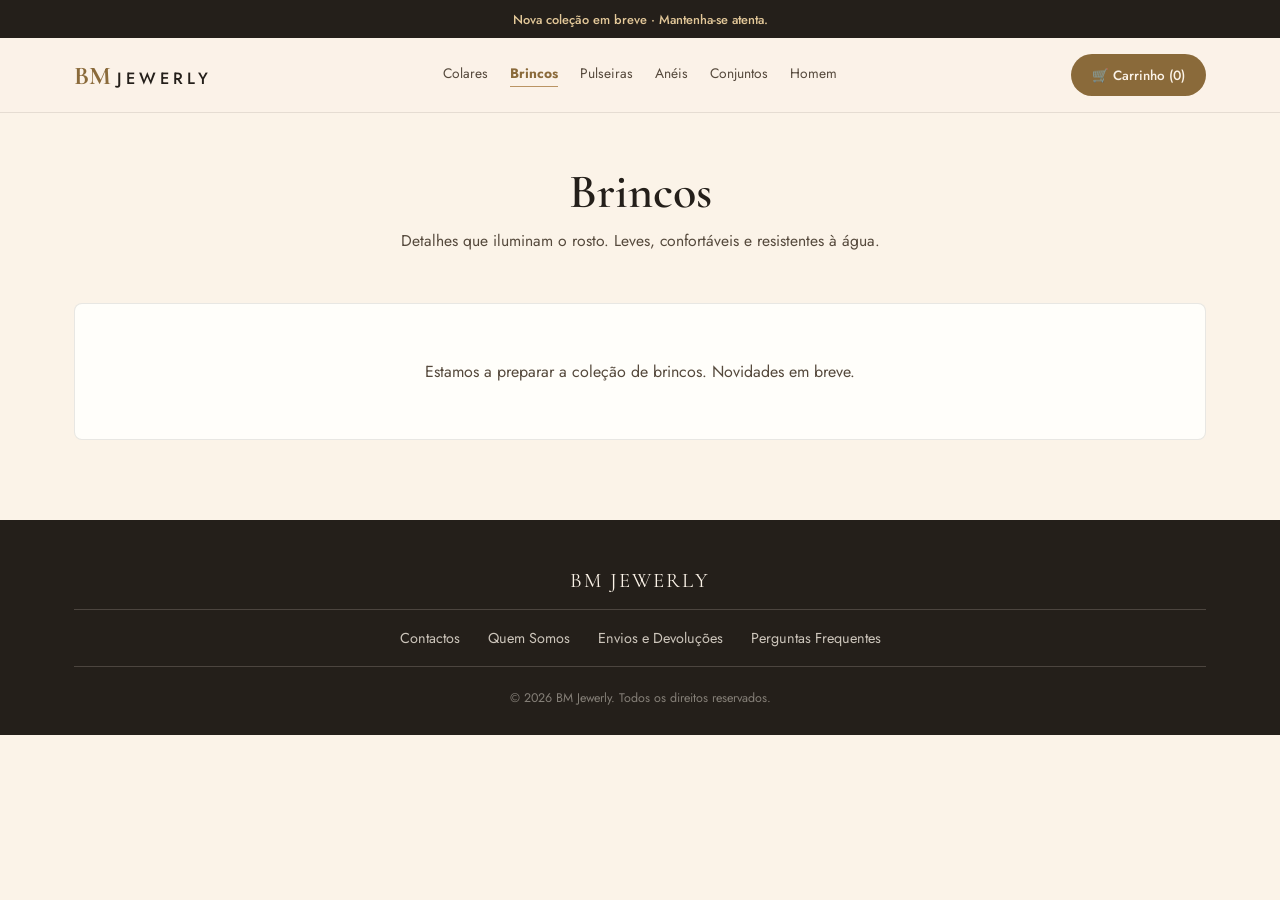
<file: BmJewerly/brincos.html>
<!DOCTYPE html>
<html lang="pt-PT">
<head>
<meta charset="UTF-8">
<meta name="viewport" content="width=device-width, initial-scale=1.0">
<title>Brincos | BM Jewerly</title>
<meta name="description" content="Descobre a nossa coleção de brincos em aço inoxidável dourado. Leves, confortáveis e à prova de água.">
<style>
  :root{
    --ivory:#FBF3E8; --ivory-deep:#F2E4CE; --card:#FFFEFA;
    --ink:#241F1A; --ink-soft:#55493C; --ink-faint:#8C8172;
    --gold:#BA9463; --gold-deep:#8A6A3A; --gold-light:#E4C99A;
    --rose:#B5677A; --rose-light:#E7BEC9; --emerald:#33493B;
    --border:rgba(36,31,26,.1); --shadow:0 20px 40px -20px rgba(36,31,26,.28);
    --shadow-sm:0 8px 20px -12px rgba(36,31,26,.22);
    --radius-lg:28px; --radius-md:18px;
    --font-display: Georgia, serif; --font-body: Arial, sans-serif;
  }
  *,*::before,*::after{ box-sizing:border-box; } html{ scroll-behavior:smooth; }
  body{ margin:0; background:var(--ivory); color:var(--ink); font-family:var(--font-body); -webkit-font-smoothing:antialiased; }
  body.no-scroll{ overflow:hidden; } img,svg{ display:block; max-width:100%; }
  button{ font:inherit; } a{ color:inherit; text-decoration:none; } ul{ margin:0; padding:0; } h1,h2,h3,p{ margin:0; }
  a:focus-visible, button:focus-visible, input:focus-visible{ outline:2px solid var(--gold-deep); outline-offset:3px; }
  .container{ max-width:1180px; margin:0 auto; padding:0 24px; }
  .site-header{ position:sticky; top:0; z-index:60; background:rgba(251,243,232,.95); border-bottom:1px solid var(--border); }
  .header-inner{ display:flex; align-items:center; justify-content:space-between; max-width:1180px; margin:0 auto; padding:16px 24px; }
  .logo{ display:flex; align-items:baseline; gap:6px; }
  .logo-mark{ font-family:var(--font-display); font-weight:700; font-size:1.6rem; color:var(--gold-deep); }
  .logo-word{ font-weight:500; font-size:1.02rem; letter-spacing:.24em; }
  .main-nav{ display:flex; gap:26px; }
  .main-nav a{ font-size:.86rem; color:var(--ink-soft); position:relative; padding-bottom:4px; }
  .main-nav a.active{ color:var(--gold-deep); font-weight:bold; }
  .header-actions{ display:flex; gap:12px; }
  .btn{ font-size:.86rem; font-weight:bold; padding:10px 24px; border-radius:999px; cursor:pointer; border:1px solid transparent; transition:all .2s; }
  .btn-outline{ background:transparent; border-color:var(--ink); color:var(--ink); }
  .btn-outline:hover{ background:var(--ink); color:var(--ivory); }
  .btn-primary{ background:var(--gold-deep); color:var(--ivory); }
  .btn-primary:hover{ background:var(--ink); border-color:var(--ink); }

  .category-header{ padding:60px 0; text-align:center; }
  .category-header h1{ font-family:var(--font-display); font-size:3rem; margin-bottom:12px; }
  .product-grid{ display:grid; grid-template-columns:repeat(auto-fill, minmax(260px, 1fr)); gap:24px; padding-bottom:80px;}
  .product-card{ background:var(--card); padding:16px; border-radius:var(--radius-md); border:1px solid var(--border); transition: transform .3s ease, box-shadow .3s ease; }
  .product-card:hover{ transform: translateY(-4px); box-shadow: var(--shadow-sm); }
  .product-gallery{ width:100%; aspect-ratio:1/1; border-radius:12px; background:#f0f0f0; overflow:hidden; position:relative; margin-bottom:16px; }
  .product-gallery img{ width:100%; height:100%; object-fit:cover; }
  
  .gallery-nav{ position: absolute; top: 50%; transform: translateY(-50%); width: 36px; height: 36px; border-radius: 50%; background: rgba(255,255,255,0.9); border: 1px solid var(--border); display: flex; align-items: center; justify-content: center; cursor: pointer; color: var(--ink); font-size: 1.2rem; opacity: 0; transition: opacity 0.2s ease, background 0.2s ease; }
  .gallery-nav:hover{ background: white; color: var(--gold-deep); }
  .gallery-nav.prev{ left: 8px; } .gallery-nav.next{ right: 8px; }
  .product-card:hover .gallery-nav{ opacity: 1; }

  .product-title{ font-size:1.1rem; margin:8px 0; text-align:center; }
  .product-price{ font-family:var(--font-display); font-size:1.3rem; color:var(--gold-deep); font-weight:bold; margin-bottom:16px; text-align:center;}
  .qty-wrapper{ display:flex; justify-content:space-between; align-items:center; border:1px solid var(--border); border-radius:999px; padding:4px 8px; margin-bottom:12px; }
  .qty-btn{ background:none; border:none; font-size:1.2rem; cursor:pointer; width:24px; transition: background 0.2s; border-radius: 50%; height: 24px; display: flex; align-items: center; justify-content: center; }
  .qty-btn:hover{ background: rgba(0,0,0,0.05); color: var(--ink); }
  
  /* ESCONDER SETAS DOS INPUTS */
  .qty-input{ width: 40px; border: none; background: transparent; text-align: center; font-family: var(--font-body); font-size: 0.95rem; color: var(--ink); font-weight: 500; -moz-appearance: textfield; appearance: none; }
  .qty-input::-webkit-outer-spin-button, .qty-input::-webkit-inner-spin-button { -webkit-appearance: none; margin: 0; }

  /* REMOVIDO O GRID PARA O BOTÃO FICAR SOZINHO A OCUPAR O ESPAÇO TODO */
  .action-buttons{ display: block; }
  .action-buttons .btn{ width: 100%; padding: 12px; font-size: 0.9rem; }

  /* Carrinho & Modals UI */
  .toast{ position:fixed; bottom:20px; left:50%; transform:translate(-50%, 20px); background:var(--ink); color:var(--ivory); padding:12px 24px; border-radius:999px; opacity:0; transition:all .3s; z-index:1000; }
  .toast.is-visible{ opacity:1; transform:translate(-50%, 0); }
  .modal-overlay{ position:fixed; inset:0; background:rgba(36,31,26,.55); z-index:80; display:none; opacity:0; transition:opacity .25s ease; }
  .modal-overlay.is-open{ display:block; } .modal-overlay.is-visible{ opacity:1; }
  .modal{ position:fixed; inset:0; z-index:90; display:none; align-items:center; justify-content:center; padding:20px; }
  .modal.is-open{ display:flex; }
  .modal-card{ background:var(--card); border-radius:var(--radius-lg); max-width:480px; width:100%; max-height:86vh; overflow-y:auto; padding:40px 36px; position:relative; box-shadow:var(--shadow); opacity:0; transform:translateY(16px) scale(.98); transition:opacity .3s ease, transform .3s ease; }
  .modal.is-visible .modal-card{ opacity:1; transform:translateY(0) scale(1); }
  .modal-close{ position:absolute; top:18px; right:18px; width:34px; height:34px; border-radius:50%; border:1px solid var(--border); background:none; font-size:1.3rem; line-height:1; cursor:pointer; display:flex; align-items:center; justify-content:center; }
  .modal-title{ font-family:var(--font-display); font-size:1.7rem; color:var(--ink); margin-bottom:18px; }
  .modal-body{ color:var(--ink-soft); font-size:.95rem; line-height:1.7; }
  
  .site-footer{ background:var(--ink); color:var(--ivory); padding:56px 0 28px; }
  .footer-inner{ display:flex; flex-direction:column; align-items:center; gap:18px; text-align:center; }
  .footer-logo{ font-family:var(--font-display); font-size:1.3rem; letter-spacing:.1em; }
  .footer-copy{ color:rgba(251,243,232,.45); font-size:.78rem; margin-top:6px; }
  
  .cart-overlay{ position:fixed; inset:0; background:rgba(0,0,0,0.5); z-index:100; opacity:0; pointer-events:none; transition:opacity .3s; }
  .cart-overlay.is-active{ opacity:1; pointer-events:all; }
  .cart-sidebar{ position:fixed; top:0; right:0; bottom:0; width:100%; max-width:400px; background:var(--card); z-index:110; display:flex; flex-direction:column; transform:translateX(100%); transition:transform .4s; }
  .cart-sidebar.is-active{ transform:translateX(0); }
  .cart-header{ padding:20px; border-bottom:1px solid var(--border); display:flex; justify-content:space-between; }
  .cart-header h2{ font-family:var(--font-display); margin:0; }
  .close-cart{ background:none; border:none; font-size:1.5rem; cursor:pointer; }
  .cart-items-container{ flex-grow:1; overflow-y:auto; padding:20px; }
  .cart-item{ display:flex; gap:16px; margin-bottom:20px; }
  .cart-item img{ width:60px; height:60px; object-fit:cover; border-radius:8px; }
  .cart-item-info{ flex-grow:1; }
  .cart-item-title{ font-weight:bold; margin-bottom:4px; font-size:0.95rem; }
  .cart-item-price{ color:var(--gold-deep); font-size:0.9rem; font-weight:600; }
  .cart-item-qty{ font-size:0.85rem; color:var(--ink-faint); margin-top:4px; }
  .cart-qty-controls{ display:flex; align-items:center; gap:8px; margin-top:8px; }
  .cart-qty-btn{ width:26px; height:26px; border:1px solid var(--border); border-radius:50%; background:transparent; cursor:pointer; }
  .cart-qty-value{ min-width:20px; text-align:center; font-size:.9rem; }
  .remove-item{ background:none; border:none; color:var(--rose-deep); text-decoration:underline; cursor:pointer; padding:0; font-size:0.8rem; margin-top:4px; }
  .cart-footer{ padding:20px; border-top:1px solid var(--border); background:var(--ivory-deep); }
  .cart-total-row{ display:flex; justify-content:space-between; font-weight:bold; font-size:1.2rem; margin-bottom:16px; }
</style>
<link rel="stylesheet" href="site.css">
</head>
<body>
<div class="collection-notice" role="status">Nova coleção em breve · Mantenha-se atenta.</div>

<header class="site-header">
  <div class="header-inner">
    <a href="index.html" class="logo">
      <span class="logo-mark">BM</span><span class="logo-word">JEWERLY</span>
    </a>
    <nav class="main-nav">
      <a href="colares.html">Colares</a>
      <a href="brincos.html" class="active">Brincos</a>
      <a href="pulseiras.html">Pulseiras</a>
      <a href="aneis.html">Anéis</a>
      <a href="conjuntos.html">Conjuntos</a>
      <a href="homem.html">Homem</a>
    </nav>
    <div class="header-actions">
      <button class="btn btn-primary" id="cartBtn">🛒 Carrinho (0)</button>
    </div>
  </div>
</header>

<main class="container">
  <div class="category-header">
    <h1>Brincos</h1>
    <p>Detalhes que iluminam o rosto. Leves, confortáveis e resistentes à água.</p>
  </div>
  
  <div class="product-grid empty-earrings">
    <p class="empty-catalog" role="status">Estamos a preparar a coleção de brincos. Novidades em breve.</p>
  </div>
</main>

<footer class="site-footer" style="margin-top: 80px;">
  <div class="container footer-inner">
    <p class="footer-logo">BM JEWERLY</p>
    <nav class="footer-links" aria-label="Informações da loja">
      <a href="index.html#contactos">Contactos</a>
      <a href="index.html#quem-somos">Quem Somos</a>
      <a href="index.html#envios-e-devolucoes">Envios e Devoluções</a>
      <a href="index.html#perguntas-frequentes">Perguntas Frequentes</a>
    </nav>
    <p class="footer-copy">© 2026 BM Jewerly. Todos os direitos reservados.</p>
  </div>
</footer>

<div class="toast" id="toast"></div>

<!-- HTML DO CARRINHO -->
<div class="cart-overlay" id="cartOverlay"></div>
<div class="cart-sidebar" id="cartSidebar">
  <div class="cart-header">
    <h2>O teu carrinho</h2>
    <button class="close-cart" id="closeCartBtn">×</button>
  </div>
  <div class="cart-items-container" id="cartItemsList"></div>
  <div class="cart-footer">
    <div class="cart-total-row"><span>Total:</span><span id="cartTotalValue">0,00€</span></div>
    <a href="compra.html" class="btn btn-primary" style="width:100%; text-align:center; display:block;">Finalizar Compra</a>
  </div>
</div>

<script>
document.addEventListener("DOMContentLoaded", function() {

  // Lógica Principal do Carrinho 
  const cartBtn = document.getElementById('cartBtn');
  const cartOverlay = document.getElementById('cartOverlay');
  const cartSidebar = document.getElementById('cartSidebar');
  const closeCartBtn = document.getElementById('closeCartBtn');
  const cartItemsList = document.getElementById('cartItemsList');
  const cartTotalValue = document.getElementById('cartTotalValue');
  const toastEl = document.getElementById('toast');
  
  let cart = [];
  try {
    const stored = localStorage.getItem('bm_jewerly_cart_final');
    cart = stored ? JSON.parse(stored) : [];
    if (!Array.isArray(cart)) cart = [];
  } catch (e) {
    cart = [];
  }

  function updateCart() {
    const totalQty = cart.reduce((sum, item) => sum + (parseInt(item.qty) || 0), 0);
    if(cartBtn) cartBtn.innerText = `🛒 Carrinho (${totalQty})`;
    localStorage.setItem('bm_jewerly_cart_final', JSON.stringify(cart));
    renderCartSidebar();
  }

  function renderCartSidebar() {
    if(!cartItemsList) return;
    cartItemsList.innerHTML = ''; 
    let totalPrice = 0;
    if (cart.length === 0) {
      cartItemsList.innerHTML = '<p class="empty-cart-msg" style="text-align:center; color:gray; margin-top:40px;">O teu carrinho está vazio.</p>';
      if(cartTotalValue) cartTotalValue.innerText = '0,00€';
      return;
    }
    cart.forEach((item, index) => {
      totalPrice += item.price * item.qty;
      const itemEl = document.createElement('div');
      itemEl.className = 'cart-item';
      itemEl.innerHTML = `
        <img src="${item.img}" alt="${item.title}" class="cart-item-img">
        <div class="cart-item-info">
          <div class="cart-item-title">${item.title}</div>
          <div class="cart-item-price">${item.price.toFixed(2).replace('.', ',')}€</div>
          <div class="cart-qty-controls">
            <button class="cart-qty-btn cart-qty-minus" data-index="${index}" aria-label="Diminuir quantidade">−</button>
            <span class="cart-qty-value">${item.qty}</span>
            <button class="cart-qty-btn cart-qty-plus" data-index="${index}" aria-label="Aumentar quantidade">+</button>
          </div>
          <button class="remove-item" data-index="${index}">Remover</button>
        </div>
      `;
      cartItemsList.appendChild(itemEl);
    });
    if(cartTotalValue) cartTotalValue.innerText = `${totalPrice.toFixed(2).replace('.', ',')}€`;
    document.querySelectorAll('.remove-item').forEach(btn => {
      btn.addEventListener('click', function() { cart.splice(this.getAttribute('data-index'), 1); updateCart(); });
    });
    document.querySelectorAll('.cart-qty-minus, .cart-qty-plus').forEach(btn => {
      btn.addEventListener('click', function() {
        const idx = Number(this.getAttribute('data-index'));
        const change = this.classList.contains('cart-qty-plus') ? 1 : -1;
        cart[idx].qty = Math.max(1, (parseInt(cart[idx].qty) || 1) + change);
        updateCart();
      });
    });
  }

  function addProductToCart(title, priceStr, img, qty) {
    try {
      const cleanPrice = priceStr.replace(/[^\d,.-]/g, '').replace(',', '.');
      const priceNum = parseFloat(cleanPrice) || 0;
      const parsedQty = parseInt(qty) || 1;
      
      const existing = cart.find(i => i.title === title);
      if (existing) existing.qty += parsedQty; else cart.push({ title: title, price: priceNum, img: img, qty: parsedQty }); 
      updateCart();
    } catch(e) { console.error(e); }
  }

  function showToast(msg) {
    if(!toastEl) return;
    toastEl.textContent = msg; toastEl.classList.add('is-visible');
    setTimeout(() => toastEl.classList.remove('is-visible'), 3000);
  }

  if(cartBtn) cartBtn.addEventListener('click', (e) => { e.preventDefault(); if(cartOverlay) cartOverlay.classList.add('is-active'); if(cartSidebar) cartSidebar.classList.add('is-active'); document.body.classList.add('no-scroll');});
  const closeFn = () => { if(cartOverlay) cartOverlay.classList.remove('is-active'); if(cartSidebar) cartSidebar.classList.remove('is-active'); document.body.classList.remove('no-scroll');};
  if(closeCartBtn) closeCartBtn.addEventListener('click', closeFn);
  if(cartOverlay) cartOverlay.addEventListener('click', closeFn);

  updateCart();

  // Ações dos Produtos Blindadas (Não crascha se faltar informação)
  document.querySelectorAll('.product-card').forEach(card => {
    const qtyInput = card.querySelector('.qty-input');
    const minusBtn = card.querySelector('.minus');
    const plusBtn = card.querySelector('.plus');
    const imgEl = card.querySelector('.main-img');
    const titleEl = card.querySelector('.product-title');
    const priceEl = card.querySelector('.product-price');
    const addBtn = card.querySelector('.add-cart');

    if(minusBtn && qtyInput) minusBtn.addEventListener('click', () => { let v = parseInt(qtyInput.value); if(v>1) qtyInput.value = v-1; });
    if(plusBtn && qtyInput) plusBtn.addEventListener('click', () => { qtyInput.value = parseInt(qtyInput.value)+1; });
    if(qtyInput) qtyInput.addEventListener('change', () => { if (qtyInput.value < 1 || isNaN(qtyInput.value)) qtyInput.value = 1; });

    if(addBtn && titleEl && priceEl) {
      addBtn.addEventListener('click', () => {
        const qty = qtyInput ? parseInt(qtyInput.value) : 1;
        addProductToCart(titleEl.innerText, priceEl.innerText, imgEl ? imgEl.src : '', qty);
        showToast(`${qty}x ${titleEl.innerText} adicionado!`);
        if(cartOverlay) cartOverlay.classList.add('is-active'); 
        if(cartSidebar) cartSidebar.classList.add('is-active'); 
        document.body.classList.add('no-scroll');
      });
    }

    const prevBtn = card.querySelector('.prev');
    const nextBtn = card.querySelector('.next');
    const images = JSON.parse(card.getAttribute('data-images') || '[]');
    let currentImgIndex = 0;

    if (images.length > 1) {
      if(prevBtn) prevBtn.addEventListener('click', (e) => { e.preventDefault(); currentImgIndex = (currentImgIndex > 0) ? currentImgIndex - 1 : images.length - 1; if(imgEl) imgEl.src = images[currentImgIndex]; });
      if(nextBtn) nextBtn.addEventListener('click', (e) => { e.preventDefault(); currentImgIndex = (currentImgIndex < images.length - 1) ? currentImgIndex + 1 : 0; if(imgEl) imgEl.src = images[currentImgIndex]; });
    }
  });
});
</script>
<script src="inventory.js"></script>
</body>
</html>
</file>
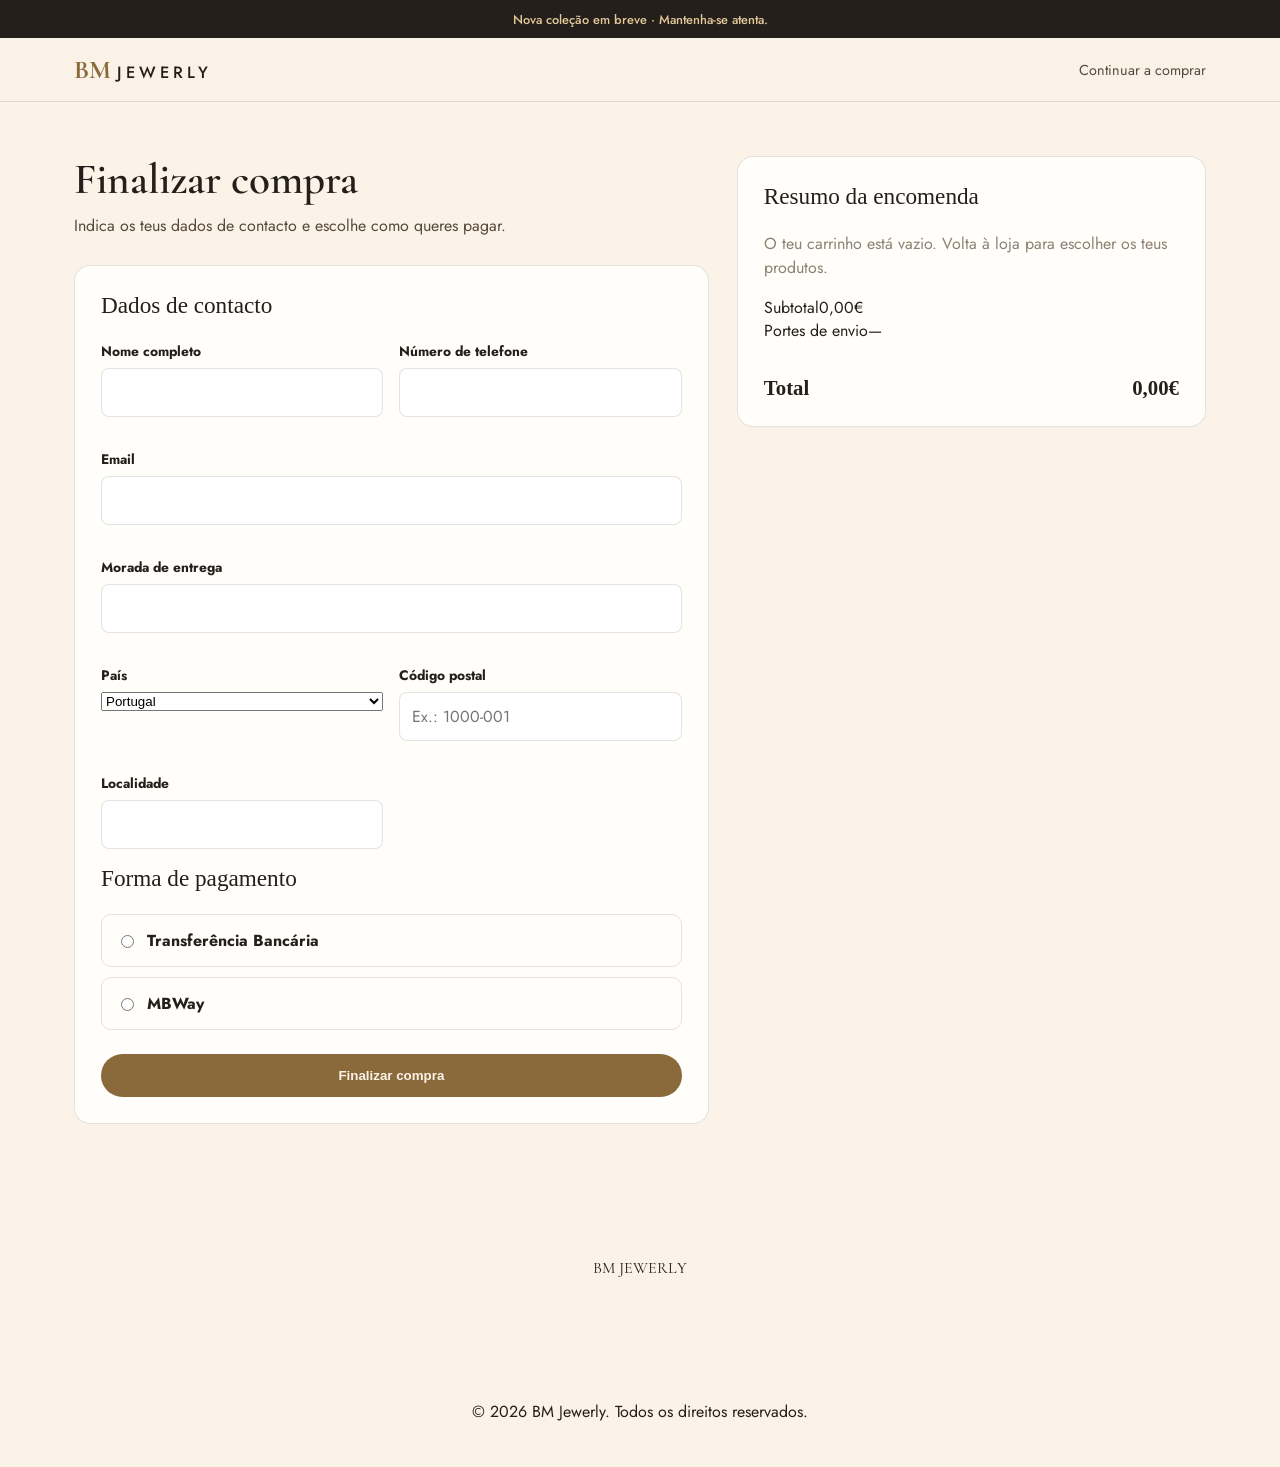
<file: BmJewerly/compra.html>
<!DOCTYPE html>
<html lang="pt-PT">
<head>
<meta charset="UTF-8">
<meta name="viewport" content="width=device-width, initial-scale=1.0">
<title>Finalizar compra | BM Jewerly</title>
<style>
:root{--ivory:#FBF3E8;--deep:#F2E4CE;--card:#FFFEFA;--ink:#241F1A;--soft:#55493C;--muted:#8C8172;--gold:#8A6A3A;--rose:#B5677A;--border:rgba(36,31,26,.12)}*{box-sizing:border-box}body{margin:0;background:var(--ivory);color:var(--ink);font-family:Arial,sans-serif}a{color:inherit;text-decoration:none}.container{max-width:1080px;margin:auto;padding:0 24px}.site-header{border-bottom:1px solid var(--border);background:rgba(251,243,232,.96)}.header-inner{display:flex;align-items:center;justify-content:space-between;padding:18px 24px;max-width:1080px;margin:auto}.logo{display:flex;gap:6px;align-items:baseline}.logo-mark,.page-title,.summary-title,.success-title{font-family:Georgia,serif}.logo-mark{font-weight:bold;font-size:1.6rem;color:var(--gold)}.logo-word{letter-spacing:.24em}.back-link{color:var(--soft);font-size:.9rem}.checkout-layout{display:grid;grid-template-columns:minmax(0,1.15fr) minmax(280px,.85fr);gap:28px;padding-top:54px;padding-bottom:70px}.page-title{font-size:2.7rem;margin:0 0 10px}.intro{color:var(--soft);margin:0 0 28px}.panel{background:var(--card);border:1px solid var(--border);border-radius:18px;padding:26px}.panel h2{font:1.45rem Georgia,serif;margin:0 0 22px}.field-grid{display:grid;grid-template-columns:1fr 1fr;gap:16px}.field{display:flex;flex-direction:column;gap:7px;margin-bottom:16px}.field.full{grid-column:1/-1}.field label{font-size:.86rem;font-weight:bold}.field input{border:1px solid var(--border);border-radius:8px;background:#fff;padding:12px;color:var(--ink);font:inherit}.payment-options{display:grid;gap:10px}.payment-option{display:flex;align-items:center;gap:10px;border:1px solid var(--border);border-radius:10px;padding:14px;cursor:pointer}.payment-option input{accent-color:var(--gold)}.payment-option strong{display:block}.payment-option small{display:block;color:var(--muted);margin-top:3px}.summary-panel{height:max-content}.summary-title{font-size:1.45rem;margin:0 0 20px}.summary-item{display:flex;justify-content:space-between;gap:14px;border-bottom:1px solid var(--border);padding:12px 0;font-size:.92rem}.summary-item span:last-child{white-space:nowrap;font-weight:bold}.summary-qty{color:var(--muted);font-size:.82rem;display:block;margin-top:4px}.summary-total{display:flex;justify-content:space-between;font:bold 1.3rem Georgia,serif;padding-top:18px}.submit-btn{width:100%;border:0;border-radius:999px;background:var(--gold);color:var(--ivory);padding:14px 20px;font-weight:bold;cursor:pointer;margin-top:24px}.submit-btn:hover{background:var(--ink)}.empty-message{color:var(--muted);line-height:1.5}.success{display:none;text-align:center;max-width:650px;margin:70px auto;padding:45px 28px}.success.is-visible{display:block}.success-icon{font-size:3rem;color:var(--gold)}.success-title{font-size:2.2rem;margin:12px 0}.success p{color:var(--soft);line-height:1.6}.success .back-link{display:inline-block;margin-top:20px;border-bottom:1px solid var(--gold)}@media(max-width:760px){.checkout-layout{grid-template-columns:1fr;padding-top:32px}.field-grid{grid-template-columns:1fr}.field.full{grid-column:auto}.page-title{font-size:2.2rem}.header-inner{padding:16px 20px}}
</style>
<link rel="stylesheet" href="site.css">
</head>
<body>
<div class="collection-notice" role="status">Nova coleção em breve · Mantenha-se atenta.</div>
<header class="site-header"><div class="header-inner"><a class="logo" href="index.html"><span class="logo-mark">BM</span><span class="logo-word">JEWERLY</span></a><a class="back-link" href="index.html">Continuar a comprar</a></div></header>
<main class="container" id="checkoutView">
	<div class="checkout-layout">
		<section>
			<h1 class="page-title">Finalizar compra</h1>
			<p class="intro">Indica os teus dados de contacto e escolhe como queres pagar.</p>
			<form class="panel" id="checkoutForm">
				<h2>Dados de contacto</h2>
				<div class="field-grid">
					<div class="field"><label for="name">Nome completo</label><input id="name" name="name" required autocomplete="name"></div>
					<div class="field"><label for="phone">Número de telefone</label><input id="phone" name="phone" type="tel" required autocomplete="tel"></div>
					<div class="field full"><label for="email">Email</label><input id="email" name="email" type="email" required autocomplete="email"></div>
					<div class="field full"><label for="address">Morada de entrega</label><input id="address" name="address" required autocomplete="street-address"></div>
					<div class="field"><label for="country">País</label><select id="country" name="country" required autocomplete="country">
						<optgroup label="Portugal"><option value="PT" selected>Portugal</option></optgroup>
						<optgroup label="Europa">
							<option value="ES">Espanha</option><option value="FR">França</option><option value="DE">Alemanha</option><option value="IT">Itália</option><option value="NL">Países Baixos</option><option value="BE">Bélgica</option><option value="LU">Luxemburgo</option><option value="IE">Irlanda</option><option value="GB">Reino Unido</option><option value="AT">Áustria</option><option value="PL">Polónia</option><option value="GR">Grécia</option><option value="SE">Suécia</option><option value="DK">Dinamarca</option><option value="FI">Finlândia</option><option value="NO">Noruega</option><option value="CH">Suíça</option><option value="CZ">Chéquia</option><option value="RO">Roménia</option><option value="HU">Hungria</option><option value="HR">Croácia</option><option value="BG">Bulgária</option><option value="SK">Eslováquia</option><option value="SI">Eslovénia</option><option value="LT">Lituânia</option><option value="LV">Letónia</option><option value="EE">Estónia</option><option value="CY">Chipre</option><option value="MT">Malta</option><option value="IS">Islândia</option><option value="UA">Ucrânia</option><option value="RS">Sérvia</option><option value="TR">Turquia</option>
						</optgroup>
						<optgroup label="Outros destinos"><option value="US">Estados Unidos</option><option value="BR">Brasil</option><option value="CA">Canadá</option><option value="AO">Angola</option><option value="MZ">Moçambique</option><option value="CV">Cabo Verde</option><option value="OTHER">Outro país</option></optgroup>
					</select></div>
					<div class="field"><label for="postal">Código postal</label><input id="postal" name="postal" required autocomplete="postal-code" placeholder="Ex.: 1000-001"></div>
					<div class="field"><label for="city">Localidade</label><input id="city" name="city" required autocomplete="address-level2"></div>
				</div>
				<h2>Forma de pagamento</h2>
				<div class="payment-options">
					<label class="payment-option"><input type="radio" name="payment" value="Transferência Bancária" required><span><strong>Transferência Bancária</strong></span></label>
					<label class="payment-option"><input type="radio" name="payment" value="MBWay" required><span><strong>MBWay</strong></span></label>
				</div>
				<button class="submit-btn" type="submit">Finalizar compra</button>
			</form>
		</section>
		<aside class="panel summary-panel">
			<h2 class="summary-title">Resumo da encomenda</h2>
			<div id="summaryItems"></div>
			<div class="summary-row"><span>Subtotal</span><span id="summarySubtotal">0,00€</span></div>
			<div class="summary-row"><span>Portes de envio</span><span id="summaryShipping">—</span></div>
			<p class="shipping-note" id="shippingNote" aria-live="polite"></p>
			<div class="summary-total"><span>Total</span><span id="summaryTotal">—</span></div>
		</aside>
	</div>
</main>
<section class="success" id="successView"><div class="success-icon">✓</div><h1 class="success-title">Encomenda registada</h1><p>Obrigado pela tua compra. Receberás os próximos passos por email. A encomenda será enviada com código de rastreio.</p><a class="back-link" href="index.html">Voltar à página principal</a></section>
<footer class="site-footer"><div class="container footer-inner"><p class="footer-logo">BM JEWERLY</p><nav class="footer-links" aria-label="Informações da loja"><a href="index.html#contactos">Contactos</a><a href="index.html#quem-somos">Quem Somos</a><a href="index.html#envios-e-devolucoes">Envios e Devoluções</a><a href="index.html#perguntas-frequentes">Perguntas Frequentes</a></nav><p class="footer-copy">© 2026 BM Jewerly. Todos os direitos reservados.</p></div></footer>
<script>
const cartKey='bm_jewerly_cart_final';
let cart=[];
try{cart=JSON.parse(localStorage.getItem(cartKey)||'[]');if(!Array.isArray(cart))cart=[]}catch(e){cart=[]}
const items=document.getElementById('summaryItems');
const subtotalElement=document.getElementById('summarySubtotal');
const shippingElement=document.getElementById('summaryShipping');
const shippingNote=document.getElementById('shippingNote');
const total=document.getElementById('summaryTotal');
const countryInput=document.getElementById('country');
const postalInput=document.getElementById('postal');
const checkoutForm=document.getElementById('checkoutForm');
const submitButton=checkoutForm.querySelector('.submit-btn');
const europeanCountries=new Set(['ES','FR','DE','IT','NL','BE','LU','IE','GB','AT','PL','GR','SE','DK','FI','NO','CH','CZ','RO','HU','HR','BG','SK','SI','LT','LV','EE','CY','MT','IS','UA','RS','TR']);
const formatPrice=amount=>`${amount.toFixed(2).replace('.',',')}€`;
function getSubtotal(){return cart.reduce((sum,item)=>sum+item.price*item.qty,0)}
function getShipping(){
	const country=countryInput.value;
	const postal=postalInput.value.trim();
	postalInput.setCustomValidity('');
	if(!postal)return null;
	if(country==='PT'){
		const match=postal.match(/^(\d{4})-?(\d{3})$/);
		if(!match){postalInput.setCustomValidity('Indica um código postal português válido, por exemplo 1000-001.');return null}
		const prefix=Number(match[1]);
		const isIsland=(prefix>=9000&&prefix<=9499)||(prefix>=9500&&prefix<=9999);
		if(isIsland)return {price:4,note:'Portugal (Açores/Madeira) · Correio Registado Simples · entrega estimada em 3 dias úteis.'};
		const freeShipping=getSubtotal()>30;
		return {price:freeShipping?0:4,note:freeShipping?'Portugal Continental · portes grátis em compras acima de 30€ · entrega estimada em 1 dia útil.':'Portugal Continental · Correio Registado Simples · entrega estimada em 1 dia útil.'};
	}
	if(europeanCountries.has(country))return {price:5.8,note:'Europa · Correio Azul · entrega estimada em 3 dias úteis.'};
	if(country==='US')return {price:6.95,note:'Estados Unidos · entrega estimada em 5 dias úteis; o prazo não inclui o desalfandegamento.'};
	return {price:6.55,note:'Resto do mundo · Correio Azul · entrega estimada em 5 dias úteis.'};
}
function renderSummary(){
	const subtotal=getSubtotal();
	subtotalElement.textContent=formatPrice(subtotal);
	if(!cart.length){
		items.innerHTML='<p class="empty-message">O teu carrinho está vazio. Volta à loja para escolher os teus produtos.</p>';
		shippingElement.textContent='—';
		shippingNote.textContent='';
		total.textContent=formatPrice(0);
		submitButton.disabled=true;
		return;
	}
	items.innerHTML=cart.map(item=>`<div class="summary-item"><span>${item.title}<span class="summary-qty">Qtd: ${item.qty}</span></span><span>${formatPrice(item.price*item.qty)}</span></div>`).join('');
	const shipping=getShipping();
	if(!shipping){
		shippingElement.textContent='—';
		shippingNote.textContent=countryInput.value==='PT'&&postal?'Indica um código postal português válido (ex.: 1000-001).':'';
		total.textContent='—';
		submitButton.disabled=true;
		return;
	}
		shippingElement.textContent=shipping.price===0?'Grátis':formatPrice(shipping.price);
		shippingNote.textContent='';
		total.textContent=formatPrice(subtotal+shipping.price);
	submitButton.disabled=false;
}
countryInput.addEventListener('change',renderSummary);
postalInput.addEventListener('input',renderSummary);
checkoutForm.addEventListener('submit',event=>{
	event.preventDefault();
	renderSummary();
	if(!cart.length||!getShipping())return;
	const stockIssue=cart.find(item=>{const stock=window.BMJInventory?.getStock(item.title);return stock!==null&&stock!==undefined&&item.qty>stock});
	if(stockIssue){alert(`${stockIssue.title} já não tem stock suficiente. Atualiza o carrinho antes de finalizar.`);return}
	const formData=new FormData(checkoutForm);
	let orders=[];
	try{orders=JSON.parse(localStorage.getItem('bm_jewerly_orders')||'[]');if(!Array.isArray(orders))orders=[]}catch(error){orders=[]}
	const shipping=getShipping();
	orders.push({id:Date.now(),createdAt:new Date().toISOString(),status:'pending',customer:{name:formData.get('name'),phone:formData.get('phone'),email:formData.get('email'),address:formData.get('address'),country:formData.get('country'),postal:formData.get('postal'),city:formData.get('city'),payment:formData.get('payment')},items:cart.map(item=>({...item})),shipping:shipping.price,total:getSubtotal()+shipping.price});
	localStorage.setItem('bm_jewerly_orders',JSON.stringify(orders));
	localStorage.removeItem(cartKey);
	document.getElementById('checkoutView').style.display='none';
	document.getElementById('successView').classList.add('is-visible');
});
renderSummary();
</script>
<script src="inventory.js"></script>
</body>
</html>
</file>
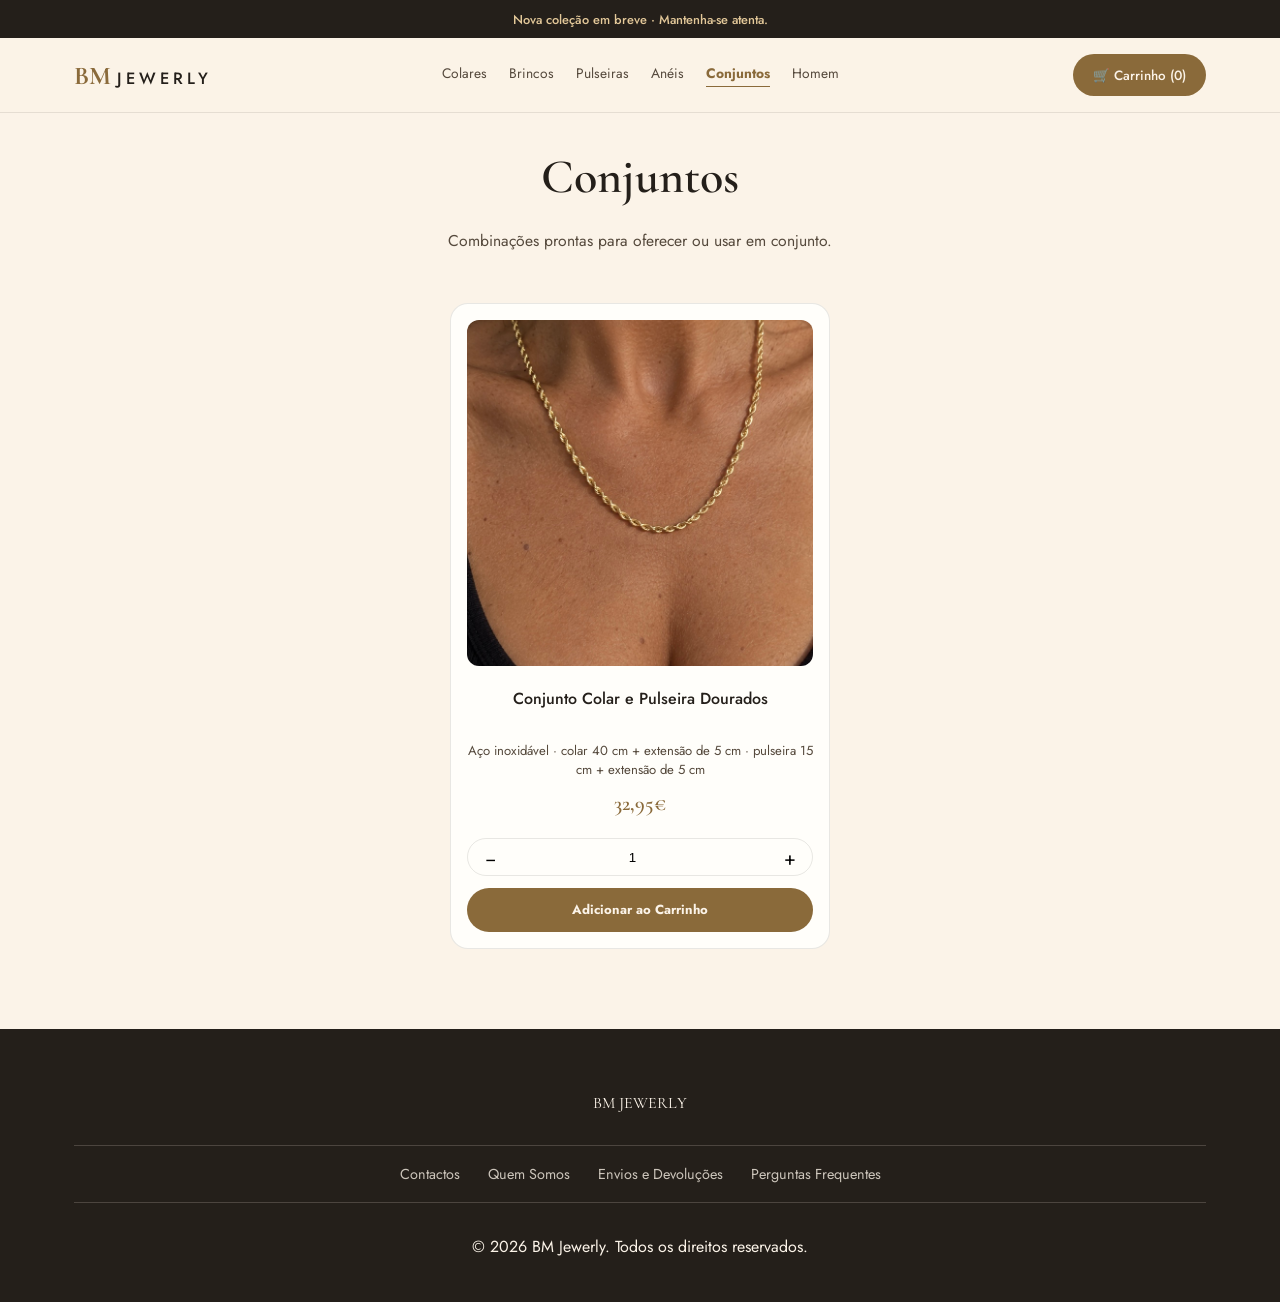
<file: BmJewerly/conjuntos.html>
<!DOCTYPE html>
<html lang="pt-PT">
<head><meta charset="UTF-8"><meta name="viewport" content="width=device-width, initial-scale=1.0"><title>Conjuntos | BM Jewerly</title><style>
:root{--ivory:#FBF3E8;--card:#FFFEFA;--ink:#241F1A;--soft:#55493C;--gold:#8A6A3A;--border:rgba(36,31,26,.1)}*{box-sizing:border-box}body{margin:0;background:var(--ivory);color:var(--ink);font-family:Arial,sans-serif}a{color:inherit;text-decoration:none}button{font:inherit;cursor:pointer}.container{max-width:1180px;margin:auto;padding:0 24px}.site-header{position:sticky;top:0;z-index:5;background:#fbf3e8f5;border-bottom:1px solid var(--border)}.header-inner{display:flex;align-items:center;justify-content:space-between;gap:20px;padding:16px 24px;max-width:1180px;margin:auto}.logo{display:flex;gap:6px;align-items:baseline}.logo-mark,.category-header h1,.cart-header h2{font-family:Georgia,serif}.logo-mark{font-weight:bold;font-size:1.6rem;color:var(--gold)}.logo-word{letter-spacing:.24em}.main-nav{display:flex;gap:20px;flex-wrap:wrap}.main-nav a{font-size:.86rem;color:var(--soft)}.main-nav a.active{color:var(--gold);font-weight:bold}.btn{border:0;border-radius:999px;padding:11px 20px;font-weight:bold}.btn-primary{background:var(--gold);color:var(--ivory)}.category-header{text-align:center;padding:58px 0 42px}.category-header h1{font-size:3rem;margin:0 0 12px}.category-header p{color:var(--soft)}.product-grid{display:grid;grid-template-columns:repeat(auto-fit,minmax(240px,1fr));gap:24px;padding-bottom:80px}.product-card{background:var(--card);border:1px solid var(--border);border-radius:18px;padding:16px}.product-gallery{aspect-ratio:1;border-radius:12px;overflow:hidden;background:#eee;margin-bottom:16px}.product-gallery img{width:100%;height:100%;object-fit:cover}.product-title{text-align:center;font-size:1.08rem;margin:8px 0}.product-price{text-align:center;color:var(--gold);font:bold 1.3rem Georgia,serif;margin:0 0 16px}.qty-wrapper{display:flex;justify-content:space-between;align-items:center;border:1px solid var(--border);border-radius:999px;padding:4px 8px;margin-bottom:12px}.qty-btn{border:0;background:none;font-size:1.2rem;width:28px;height:28px}.qty-input{width:40px;border:0;background:none;text-align:center}.action-buttons .btn{width:100%}.site-footer{background:var(--ink);color:var(--ivory);text-align:center;padding:40px;margin-top:20px}.cart-overlay{position:fixed;inset:0;background:#0008;z-index:10;display:none}.cart-overlay.is-active{display:block}.cart-sidebar{position:fixed;right:0;top:0;bottom:0;width:min(400px,100%);background:var(--card);z-index:11;transform:translateX(100%);transition:transform .25s;display:flex;flex-direction:column}.cart-sidebar.is-active{transform:translateX(0)}.cart-header{display:flex;justify-content:space-between;padding:20px;border-bottom:1px solid var(--border)}.cart-header h2{margin:0}.close-cart{border:0;background:none;font-size:1.5rem}.cart-items-container{flex:1;overflow:auto;padding:20px}.cart-item{display:flex;gap:12px;margin-bottom:20px}.cart-item-img{width:64px;height:64px;object-fit:cover;border-radius:8px}.cart-item-info{flex:1}.cart-item-price{color:var(--gold);font-weight:bold}.cart-item-qty{font-size:.85rem;color:var(--soft);margin-top:4px}.remove-item{border:0;background:none;color:#a34d64;text-decoration:underline;padding:0;margin-top:4px}.cart-footer{padding:20px;border-top:1px solid var(--border)}.cart-total-row{display:flex;justify-content:space-between;font-weight:bold;font-size:1.2rem;margin-bottom:16px}.cart-footer .btn{display:block;text-align:center;width:100%}@media(max-width:850px){.header-inner{flex-wrap:wrap}.main-nav{order:3;width:100%;justify-content:center}.header-actions{margin-left:auto}}
</style><link rel="stylesheet" href="site.css"></head><body><div class="collection-notice" role="status">Nova coleção em breve · Mantenha-se atenta.</div><header class="site-header"><div class="header-inner"><a class="logo" href="index.html"><span class="logo-mark">BM</span><span class="logo-word">JEWERLY</span></a><nav class="main-nav"><a href="colares.html">Colares</a><a href="brincos.html">Brincos</a><a href="pulseiras.html">Pulseiras</a><a href="aneis.html">Anéis</a><a href="conjuntos.html" class="active">Conjuntos</a><a href="homem.html">Homem</a></nav><div class="header-actions"><button class="btn btn-primary" id="cartBtn">🛒 Carrinho (0)</button></div></div></header><main class="container"><div class="category-header"><h1>Conjuntos</h1><p>Combinações prontas para oferecer ou usar em conjunto.</p></div><div class="product-grid" id="productGrid"></div></main><footer class="site-footer"><div class="container footer-inner"><p class="footer-logo">BM JEWERLY</p><nav class="footer-links" aria-label="Informações da loja"><a href="index.html#contactos">Contactos</a><a href="index.html#quem-somos">Quem Somos</a><a href="index.html#envios-e-devolucoes">Envios e Devoluções</a><a href="index.html#perguntas-frequentes">Perguntas Frequentes</a></nav><p class="footer-copy">© 2026 BM Jewerly. Todos os direitos reservados.</p></div></footer><div class="cart-overlay" id="cartOverlay"></div><aside class="cart-sidebar" id="cartSidebar"><div class="cart-header"><h2>O teu carrinho</h2><button class="close-cart" id="closeCartBtn">×</button></div><div class="cart-items-container" id="cartItemsList"></div><div class="cart-footer"><div class="cart-total-row"><span>Total:</span><span id="cartTotalValue">0,00€</span></div><a href="compra.html" class="btn btn-primary">Finalizar Compra</a></div></aside><script>
const products=[['Conjunto Colar e Pulseira Dourados','32,95€','Site/conjunto/IMG_8499.jpg','Aço inoxidável · colar 40 cm + extensão de 5 cm · pulseira 15 cm + extensão de 5 cm',['Site/conjunto/IMG_8499.jpg','Site/conjunto/IMG_8498.jpg','Site/conjunto/IMG_8499 2.jpg']]];
function changeProductImage(button, direction){const gallery=button.closest('.product-gallery');const images=JSON.parse(gallery.dataset.images);const image=gallery.querySelector('img');const current=Number(gallery.dataset.imageIndex||0);const next=(current+direction+images.length)%images.length;gallery.dataset.imageIndex=next;image.src=images[next]}
const key='bm_jewerly_cart_final';let cart=[];try{cart=JSON.parse(localStorage.getItem(key)||'[]');if(!Array.isArray(cart))cart=[]}catch(e){cart=[]}const grid=document.getElementById('productGrid');grid.innerHTML=products.map(p=>`<article class="product-card"><div class="product-gallery" data-images='${JSON.stringify(p[4])}'><img class="main-img" src="${p[2]}" alt="${p[0]}"><button class="gallery-nav prev" type="button" aria-label="Imagem anterior" onclick="changeProductImage(this,-1)">‹</button><button class="gallery-nav next" type="button" aria-label="Imagem seguinte" onclick="changeProductImage(this,1)">›</button></div><h3 class="product-title">${p[0]}</h3><p class="product-details">${p[3]}</p><p class="product-price">${p[1]}</p><div class="qty-wrapper"><button class="qty-btn minus">−</button><input class="qty-input" type="number" min="1" value="1"><button class="qty-btn plus">+</button></div><div class="action-buttons"><button class="btn btn-primary add-cart">Adicionar ao Carrinho</button></div></article>`).join('');
function render(){const list=document.getElementById('cartItemsList');document.getElementById('cartBtn').textContent=`🛒 Carrinho (${cart.reduce((n,i)=>n+Number(i.qty),0)})`;localStorage.setItem(key,JSON.stringify(cart));list.innerHTML=cart.length?cart.map((i,n)=>`<div class="cart-item"><img class="cart-item-img" src="${i.img}" alt="${i.title}"><div class="cart-item-info"><strong>${i.title}</strong><div class="cart-item-price">${i.price.toFixed(2).replace('.',',')}€</div><div class="cart-item-qty">Qtd: ${i.qty}</div><button class="remove-item" data-index="${n}">Remover</button></div></div>`).join(''):'<p>O teu carrinho está vazio.</p>';document.getElementById('cartTotalValue').textContent=`${cart.reduce((n,i)=>n+i.price*i.qty,0).toFixed(2).replace('.',',')}€`;list.querySelectorAll('.remove-item').forEach(b=>b.onclick=()=>{cart.splice(+b.dataset.index,1);render()})}function open(){cartOverlay.classList.add('is-active');cartSidebar.classList.add('is-active')}function close(){cartOverlay.classList.remove('is-active');cartSidebar.classList.remove('is-active')}grid.querySelectorAll('.product-card').forEach((c,i)=>{const q=c.querySelector('.qty-input');c.querySelector('.minus').onclick=()=>q.value=Math.max(1,+q.value-1);c.querySelector('.plus').onclick=()=>q.value=+q.value+1;c.querySelector('.add-cart').onclick=()=>{const title=products[i][0],price=parseFloat(products[i][1].replace(',','.')),qty=Math.max(1,+q.value||1),old=cart.find(x=>x.title===title);old?old.qty+=qty:cart.push({title,price,img:products[i][2],qty});render();open()}});cartBtn.onclick=open;closeCartBtn.onclick=close;cartOverlay.onclick=close;render();
</script><script>
const cartQuantityList=document.getElementById('cartItemsList');function addCartQuantityControls(){cartQuantityList.querySelectorAll('.cart-item').forEach((item,index)=>{if(item.querySelector('.cart-qty-controls'))return;const quantity=item.querySelector('.cart-item-qty');if(!quantity)return;const controls=document.createElement('div');controls.className='cart-qty-controls';controls.innerHTML=`<button class="cart-qty-btn" data-cart-index="${index}" data-cart-change="-1" aria-label="Diminuir quantidade">−</button><span class="cart-qty-value">${cart[index].qty}</span><button class="cart-qty-btn" data-cart-index="${index}" data-cart-change="1" aria-label="Aumentar quantidade">+</button>`;quantity.replaceWith(controls)})}cartQuantityList.addEventListener('click',event=>{const button=event.target.closest('[data-cart-change]');if(!button)return;const item=cart[Number(button.dataset.cartIndex)];item.qty=Math.max(1,item.qty+Number(button.dataset.cartChange));render();addCartQuantityControls()});addCartQuantityControls();new MutationObserver(addCartQuantityControls).observe(cartQuantityList,{childList:true});
</script><script src="inventory.js"></script></body></html>
</file>
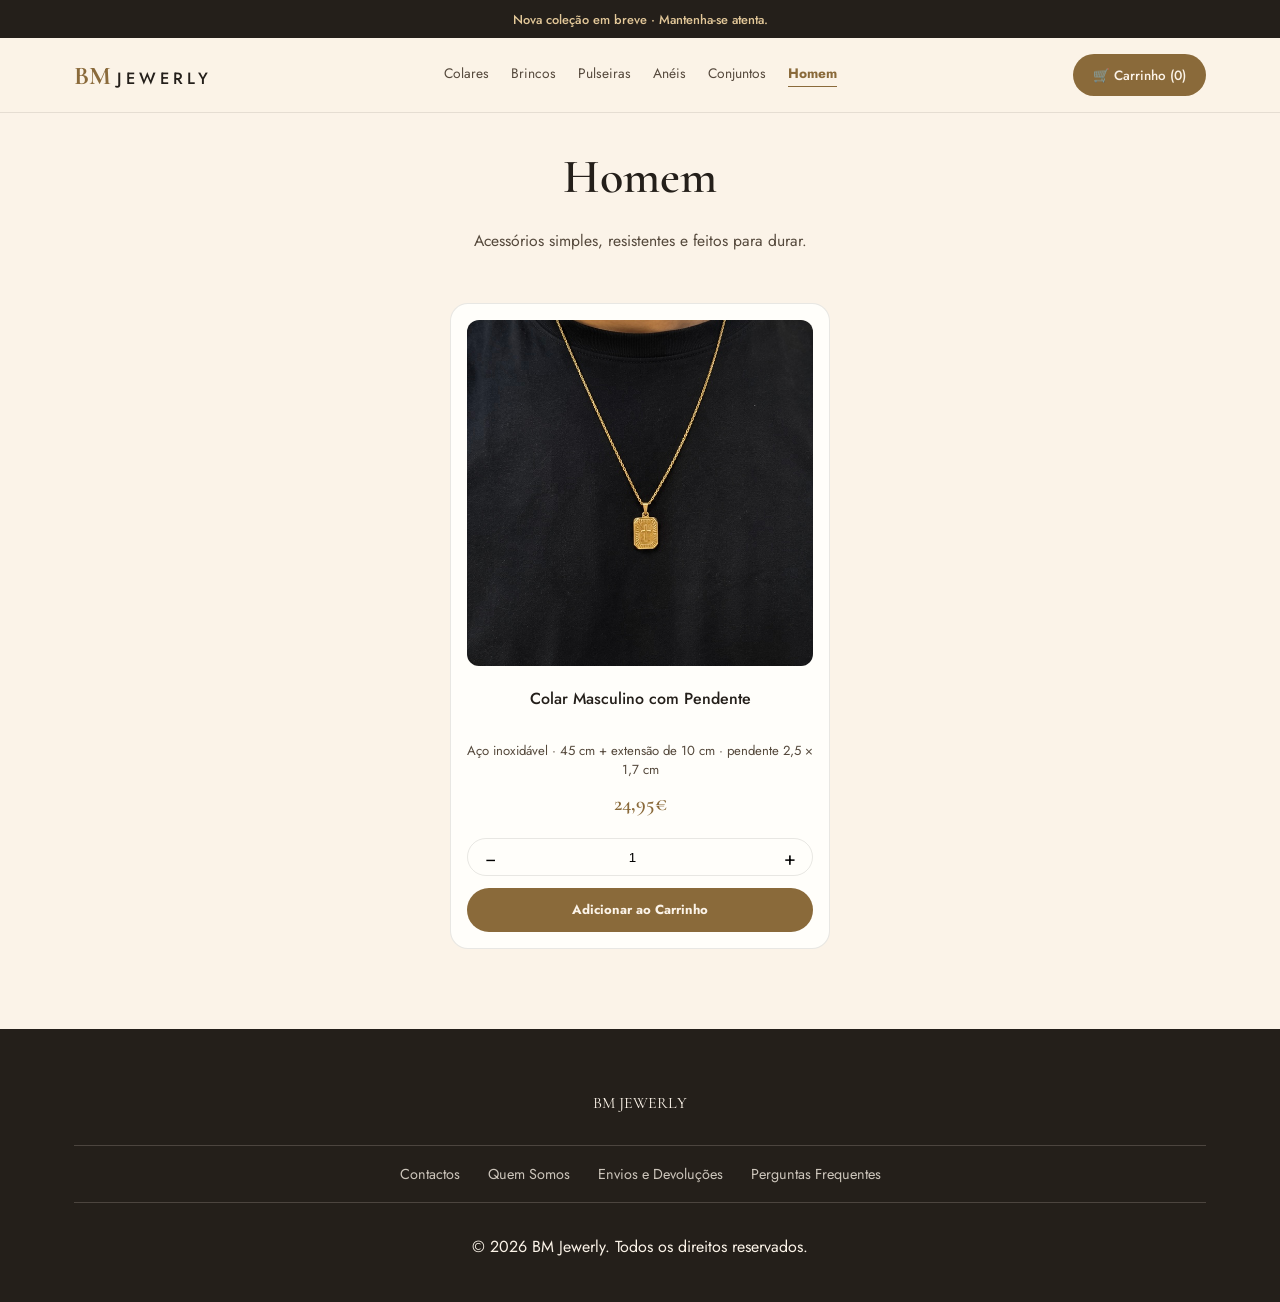
<file: BmJewerly/homem.html>
<!DOCTYPE html>
<html lang="pt-PT">
<head><meta charset="UTF-8"><meta name="viewport" content="width=device-width, initial-scale=1.0"><title>Homem | BM Jewerly</title><style>
:root{--ivory:#FBF3E8;--card:#FFFEFA;--ink:#241F1A;--soft:#55493C;--gold:#8A6A3A;--border:rgba(36,31,26,.1)}*{box-sizing:border-box}body{margin:0;background:var(--ivory);color:var(--ink);font-family:Arial,sans-serif}a{color:inherit;text-decoration:none}button{font:inherit;cursor:pointer}.container{max-width:1180px;margin:auto;padding:0 24px}.site-header{position:sticky;top:0;z-index:5;background:#fbf3e8f5;border-bottom:1px solid var(--border)}.header-inner{display:flex;align-items:center;justify-content:space-between;gap:20px;padding:16px 24px;max-width:1180px;margin:auto}.logo{display:flex;gap:6px;align-items:baseline}.logo-mark,.category-header h1,.cart-header h2{font-family:Georgia,serif}.logo-mark{font-weight:bold;font-size:1.6rem;color:var(--gold)}.logo-word{letter-spacing:.24em}.main-nav{display:flex;gap:20px;flex-wrap:wrap}.main-nav a{font-size:.86rem;color:var(--soft)}.main-nav a.active{color:var(--gold);font-weight:bold}.btn{border:0;border-radius:999px;padding:11px 20px;font-weight:bold}.btn-primary{background:var(--gold);color:var(--ivory)}.category-header{text-align:center;padding:58px 0 42px}.category-header h1{font-size:3rem;margin:0 0 12px}.category-header p{color:var(--soft)}.product-grid{display:grid;grid-template-columns:repeat(auto-fit,minmax(240px,1fr));gap:24px;padding-bottom:80px}.product-card{background:var(--card);border:1px solid var(--border);border-radius:18px;padding:16px}.product-gallery{aspect-ratio:1;border-radius:12px;overflow:hidden;background:#eee;margin-bottom:16px}.product-gallery img{width:100%;height:100%;object-fit:cover}.product-title{text-align:center;font-size:1.08rem;margin:8px 0}.product-price{text-align:center;color:var(--gold);font:bold 1.3rem Georgia,serif;margin:0 0 16px}.qty-wrapper{display:flex;justify-content:space-between;align-items:center;border:1px solid var(--border);border-radius:999px;padding:4px 8px;margin-bottom:12px}.qty-btn{border:0;background:none;font-size:1.2rem;width:28px;height:28px}.qty-input{width:40px;border:0;background:none;text-align:center}.action-buttons .btn{width:100%}.site-footer{background:var(--ink);color:var(--ivory);text-align:center;padding:40px;margin-top:20px}.cart-overlay{position:fixed;inset:0;background:#0008;z-index:10;display:none}.cart-overlay.is-active{display:block}.cart-sidebar{position:fixed;right:0;top:0;bottom:0;width:min(400px,100%);background:var(--card);z-index:11;transform:translateX(100%);transition:transform .25s;display:flex;flex-direction:column}.cart-sidebar.is-active{transform:translateX(0)}.cart-header{display:flex;justify-content:space-between;padding:20px;border-bottom:1px solid var(--border)}.cart-header h2{margin:0}.close-cart{border:0;background:none;font-size:1.5rem}.cart-items-container{flex:1;overflow:auto;padding:20px}.cart-item{display:flex;gap:12px;margin-bottom:20px}.cart-item-img{width:64px;height:64px;object-fit:cover;border-radius:8px}.cart-item-info{flex:1}.cart-item-price{color:var(--gold);font-weight:bold}.cart-item-qty{font-size:.85rem;color:var(--soft);margin-top:4px}.remove-item{border:0;background:none;color:#a34d64;text-decoration:underline;padding:0;margin-top:4px}.cart-footer{padding:20px;border-top:1px solid var(--border)}.cart-total-row{display:flex;justify-content:space-between;font-weight:bold;font-size:1.2rem;margin-bottom:16px}.cart-footer .btn{display:block;text-align:center;width:100%}@media(max-width:850px){.header-inner{flex-wrap:wrap}.main-nav{order:3;width:100%;justify-content:center}.header-actions{margin-left:auto}}
</style><link rel="stylesheet" href="site.css"></head><body><div class="collection-notice" role="status">Nova coleção em breve · Mantenha-se atenta.</div><header class="site-header"><div class="header-inner"><a class="logo" href="index.html"><span class="logo-mark">BM</span><span class="logo-word">JEWERLY</span></a><nav class="main-nav"><a href="colares.html">Colares</a><a href="brincos.html">Brincos</a><a href="pulseiras.html">Pulseiras</a><a href="aneis.html">Anéis</a><a href="conjuntos.html">Conjuntos</a><a class="active" href="homem.html">Homem</a></nav><div class="header-actions"><button class="btn btn-primary" id="cartBtn">🛒 Carrinho (0)</button></div></div></header><main class="container"><div class="category-header"><h1>Homem</h1><p>Acessórios simples, resistentes e feitos para durar.</p></div><div class="product-grid" id="productGrid"></div></main><footer class="site-footer"><div class="container footer-inner"><p class="footer-logo">BM JEWERLY</p><nav class="footer-links" aria-label="Informações da loja"><a href="index.html#contactos">Contactos</a><a href="index.html#quem-somos">Quem Somos</a><a href="index.html#envios-e-devolucoes">Envios e Devoluções</a><a href="index.html#perguntas-frequentes">Perguntas Frequentes</a></nav><p class="footer-copy">© 2026 BM Jewerly. Todos os direitos reservados.</p></div></footer><div class="cart-overlay" id="cartOverlay"></div><aside class="cart-sidebar" id="cartSidebar"><div class="cart-header"><h2>O teu carrinho</h2><button class="close-cart" id="closeCartBtn">×</button></div><div class="cart-items-container" id="cartItemsList"></div><div class="cart-footer"><div class="cart-total-row"><span>Total:</span><span id="cartTotalValue">0,00€</span></div><a href="compra.html" class="btn btn-primary">Finalizar Compra</a></div></aside><script>
const products=[['Colar Masculino com Pendente','24,95€','Site/homem/IMG_6382.jpg','Aço inoxidável · 45 cm + extensão de 10 cm · pendente 2,5 × 1,7 cm',['Site/homem/IMG_6382.jpg','Site/homem/IMG_6381.jpg','Site/homem/IMG_6382 2.jpg','Site/homem/ChatGPT Image 24_09_2026, 14_20_48.png']]];
function changeProductImage(button, direction){const gallery=button.closest('.product-gallery');const images=JSON.parse(gallery.dataset.images);const image=gallery.querySelector('img');const current=Number(gallery.dataset.imageIndex||0);const next=(current+direction+images.length)%images.length;gallery.dataset.imageIndex=next;image.src=images[next]}
const key='bm_jewerly_cart_final';let cart=[];try{cart=JSON.parse(localStorage.getItem(key)||'[]');if(!Array.isArray(cart))cart=[]}catch(e){cart=[]}const grid=document.getElementById('productGrid');grid.innerHTML=products.map(p=>`<article class="product-card"><div class="product-gallery" data-images='${JSON.stringify(p[4])}'><img class="main-img" src="${p[2]}" alt="${p[0]}"><button class="gallery-nav prev" type="button" aria-label="Imagem anterior" onclick="changeProductImage(this,-1)">‹</button><button class="gallery-nav next" type="button" aria-label="Imagem seguinte" onclick="changeProductImage(this,1)">›</button></div><h3 class="product-title">${p[0]}</h3><p class="product-details">${p[3]}</p><p class="product-price">${p[1]}</p><div class="qty-wrapper"><button class="qty-btn minus">−</button><input class="qty-input" type="number" min="1" value="1"><button class="qty-btn plus">+</button></div><div class="action-buttons"><button class="btn btn-primary add-cart">Adicionar ao Carrinho</button></div></article>`).join('');
function render(){const list=document.getElementById('cartItemsList');document.getElementById('cartBtn').textContent=`🛒 Carrinho (${cart.reduce((n,i)=>n+Number(i.qty),0)})`;localStorage.setItem(key,JSON.stringify(cart));list.innerHTML=cart.length?cart.map((i,n)=>`<div class="cart-item"><img class="cart-item-img" src="${i.img}" alt="${i.title}"><div class="cart-item-info"><strong>${i.title}</strong><div class="cart-item-price">${i.price.toFixed(2).replace('.',',')}€</div><div class="cart-item-qty">Qtd: ${i.qty}</div><button class="remove-item" data-index="${n}">Remover</button></div></div>`).join(''):'<p>O teu carrinho está vazio.</p>';document.getElementById('cartTotalValue').textContent=`${cart.reduce((n,i)=>n+i.price*i.qty,0).toFixed(2).replace('.',',')}€`;list.querySelectorAll('.remove-item').forEach(b=>b.onclick=()=>{cart.splice(+b.dataset.index,1);render()})}function open(){cartOverlay.classList.add('is-active');cartSidebar.classList.add('is-active')}function close(){cartOverlay.classList.remove('is-active');cartSidebar.classList.remove('is-active')}grid.querySelectorAll('.product-card').forEach((c,i)=>{const q=c.querySelector('.qty-input');c.querySelector('.minus').onclick=()=>q.value=Math.max(1,+q.value-1);c.querySelector('.plus').onclick=()=>q.value=+q.value+1;c.querySelector('.add-cart').onclick=()=>{const title=products[i][0],price=parseFloat(products[i][1].replace(',','.')),qty=Math.max(1,+q.value||1),old=cart.find(x=>x.title===title);old?old.qty+=qty:cart.push({title,price,img:products[i][2],qty});render();open()}});cartBtn.onclick=open;closeCartBtn.onclick=close;cartOverlay.onclick=close;render();
</script><script>
const cartQuantityList=document.getElementById('cartItemsList');function addCartQuantityControls(){cartQuantityList.querySelectorAll('.cart-item').forEach((item,index)=>{if(item.querySelector('.cart-qty-controls'))return;const quantity=item.querySelector('.cart-item-qty');if(!quantity)return;const controls=document.createElement('div');controls.className='cart-qty-controls';controls.innerHTML=`<button class="cart-qty-btn" data-cart-index="${index}" data-cart-change="-1" aria-label="Diminuir quantidade">−</button><span class="cart-qty-value">${cart[index].qty}</span><button class="cart-qty-btn" data-cart-index="${index}" data-cart-change="1" aria-label="Aumentar quantidade">+</button>`;quantity.replaceWith(controls)})}cartQuantityList.addEventListener('click',event=>{const button=event.target.closest('[data-cart-change]');if(!button)return;const item=cart[Number(button.dataset.cartIndex)];item.qty=Math.max(1,item.qty+Number(button.dataset.cartChange));render();addCartQuantityControls()});addCartQuantityControls();new MutationObserver(addCartQuantityControls).observe(cartQuantityList,{childList:true});
</script><script src="inventory.js"></script></body></html>
</file>
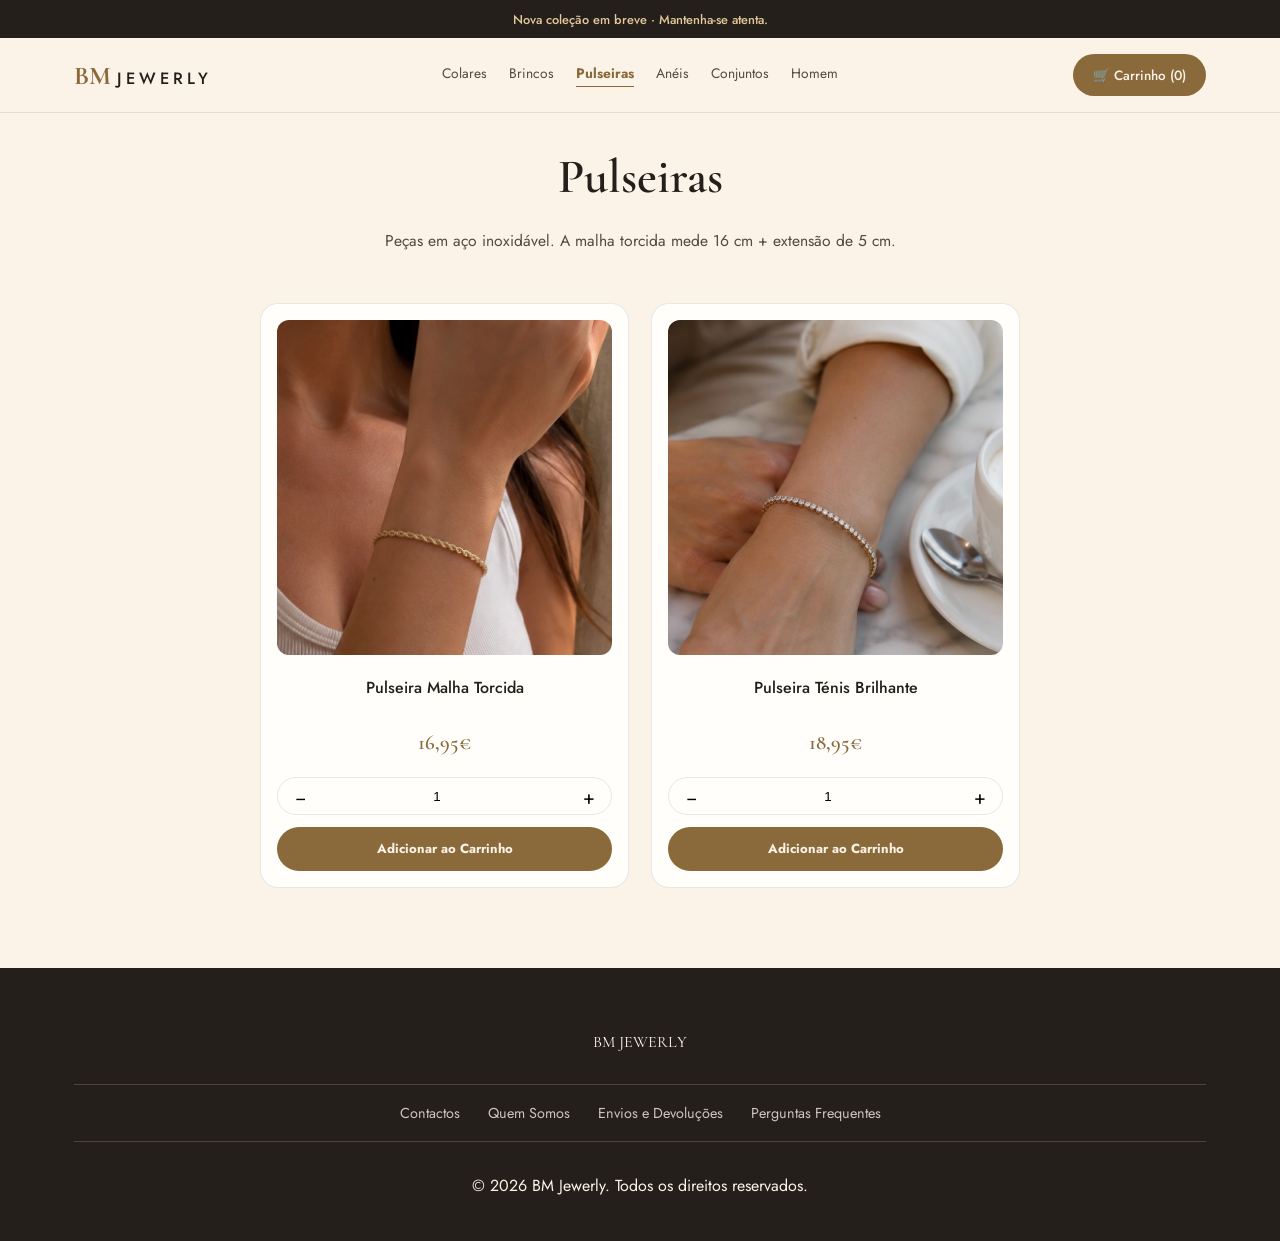
<file: BmJewerly/pulseiras.html>
<!DOCTYPE html>
<html lang="pt-PT">
<head>
<meta charset="UTF-8">
<meta name="viewport" content="width=device-width, initial-scale=1.0">
<title>Pulseiras | BM Jewerly</title>
<style>
:root{--ivory:#FBF3E8;--card:#FFFEFA;--ink:#241F1A;--soft:#55493C;--gold:#8A6A3A;--border:rgba(36,31,26,.1)}
*{box-sizing:border-box}body{margin:0;background:var(--ivory);color:var(--ink);font-family:Arial,sans-serif}a{color:inherit;text-decoration:none}button{font:inherit;cursor:pointer}.container{max-width:1180px;margin:auto;padding:0 24px}.site-header{position:sticky;top:0;z-index:5;background:rgba(251,243,232,.96);border-bottom:1px solid var(--border)}.header-inner{display:flex;align-items:center;justify-content:space-between;gap:20px;padding:16px 24px;max-width:1180px;margin:auto}.logo{display:flex;gap:6px;align-items:baseline}.logo-mark,.category-header h1,.cart-header h2{font-family:Georgia,serif}.logo-mark{font-weight:bold;font-size:1.6rem;color:var(--gold)}.logo-word{letter-spacing:.24em}.main-nav{display:flex;gap:20px;flex-wrap:wrap}.main-nav a{font-size:.86rem;color:var(--soft)}.main-nav a.active{color:var(--gold);font-weight:bold}.btn{border:0;border-radius:999px;padding:11px 20px;font-weight:bold}.btn-primary{background:var(--gold);color:var(--ivory)}.category-header{text-align:center;padding:58px 0 42px}.category-header h1{font-size:3rem;margin:0 0 12px}.category-header p{color:var(--soft)}.product-grid{display:grid;grid-template-columns:repeat(auto-fit,minmax(240px,1fr));gap:24px;padding-bottom:80px}.product-card{background:var(--card);border:1px solid var(--border);border-radius:18px;padding:16px}.product-gallery{aspect-ratio:1;border-radius:12px;overflow:hidden;background:#eee;margin-bottom:16px}.product-gallery img{width:100%;height:100%;object-fit:cover}.product-title{text-align:center;font-size:1.08rem;margin:8px 0}.product-price{text-align:center;color:var(--gold);font: bold 1.3rem Georgia,serif;margin:0 0 16px}.qty-wrapper{display:flex;justify-content:space-between;align-items:center;border:1px solid var(--border);border-radius:999px;padding:4px 8px;margin-bottom:12px}.qty-btn{border:0;background:none;font-size:1.2rem;width:28px;height:28px}.qty-input{width:40px;border:0;background:none;text-align:center}.action-buttons .btn{width:100%}.site-footer{background:var(--ink);color:var(--ivory);text-align:center;padding:40px;margin-top:20px}.cart-overlay{position:fixed;inset:0;background:#0008;z-index:10;display:none}.cart-overlay.is-active{display:block}.cart-sidebar{position:fixed;right:0;top:0;bottom:0;width:min(400px,100%);background:var(--card);z-index:11;transform:translateX(100%);transition:transform .25s;display:flex;flex-direction:column}.cart-sidebar.is-active{transform:translateX(0)}.cart-header{display:flex;justify-content:space-between;padding:20px;border-bottom:1px solid var(--border)}.cart-header h2{margin:0}.close-cart{border:0;background:none;font-size:1.5rem}.cart-items-container{flex:1;overflow:auto;padding:20px}.cart-item{display:flex;gap:12px;margin-bottom:20px}.cart-item-img{width:64px;height:64px;object-fit:cover;border-radius:8px}.cart-item-info{flex:1}.cart-item-price{color:var(--gold);font-weight:bold}.cart-item-qty{font-size:.85rem;color:var(--soft);margin-top:4px}.remove-item{border:0;background:none;color:#a34d64;text-decoration:underline;padding:0;margin-top:4px}.cart-footer{padding:20px;border-top:1px solid var(--border)}.cart-total-row{display:flex;justify-content:space-between;font-weight:bold;font-size:1.2rem;margin-bottom:16px}.cart-footer .btn{display:block;text-align:center;width:100%}@media(max-width:850px){.header-inner{flex-wrap:wrap}.main-nav{order:3;width:100%;justify-content:center}.header-actions{margin-left:auto}}
</style>
<link rel="stylesheet" href="site.css">
</head>
<body>
<div class="collection-notice" role="status">Nova coleção em breve · Mantenha-se atenta.</div>
<header class="site-header"><div class="header-inner"><a class="logo" href="index.html"><span class="logo-mark">BM</span><span class="logo-word">JEWERLY</span></a><nav class="main-nav"><a href="colares.html">Colares</a><a href="brincos.html">Brincos</a><a class="active" href="pulseiras.html">Pulseiras</a><a href="aneis.html">Anéis</a><a href="conjuntos.html">Conjuntos</a><a href="homem.html">Homem</a></nav><div class="header-actions"><button class="btn btn-primary" id="cartBtn">🛒 Carrinho (0)</button></div></div></header>
<main class="container"><div class="category-header"><h1>Pulseiras</h1><p>Peças em aço inoxidável. A malha torcida mede 16 cm + extensão de 5 cm.</p></div><div class="product-grid" id="productGrid"></div></main>
<footer class="site-footer"><div class="container footer-inner"><p class="footer-logo">BM JEWERLY</p><nav class="footer-links" aria-label="Informações da loja"><a href="index.html#contactos">Contactos</a><a href="index.html#quem-somos">Quem Somos</a><a href="index.html#envios-e-devolucoes">Envios e Devoluções</a><a href="index.html#perguntas-frequentes">Perguntas Frequentes</a></nav><p class="footer-copy">© 2026 BM Jewerly. Todos os direitos reservados.</p></div></footer><div class="cart-overlay" id="cartOverlay"></div><aside class="cart-sidebar" id="cartSidebar"><div class="cart-header"><h2>O teu carrinho</h2><button class="close-cart" id="closeCartBtn">×</button></div><div class="cart-items-container" id="cartItemsList"></div><div class="cart-footer"><div class="cart-total-row"><span>Total:</span><span id="cartTotalValue">0,00€</span></div><a href="compra.html" class="btn btn-primary">Finalizar Compra</a></div></aside>
<script>
const products=[['Pulseira Malha Torcida','16,95€','Site/pulseira/Pulseira malha torcida/IMG_6496.jpg'],['Pulseira Ténis Brilhante','18,95€','Site/pulseira/pulseira tenis brilhante/IMG_8183.jpg']];
const cartKey='bm_jewerly_cart_final';let cart=[];try{cart=JSON.parse(localStorage.getItem(cartKey)||'[]');if(!Array.isArray(cart))cart=[]}catch(e){cart=[]}const grid=document.getElementById('productGrid');grid.innerHTML=products.map((p,i)=>`<article class="product-card"><div class="product-gallery"><img src="${p[2]}" alt="${p[0]}"></div><h3 class="product-title">${p[0]}</h3><p class="product-price">${p[1]}</p><div class="qty-wrapper"><button class="qty-btn minus">−</button><input class="qty-input" type="number" min="1" value="1"><button class="qty-btn plus">+</button></div><div class="action-buttons"><button class="btn btn-primary add-cart">Adicionar ao Carrinho</button></div></article>`).join('');
function renderCart(){const list=document.getElementById('cartItemsList');const qty=cart.reduce((n,i)=>n+(Number(i.qty)||0),0);document.getElementById('cartBtn').textContent=`🛒 Carrinho (${qty})`;localStorage.setItem(cartKey,JSON.stringify(cart));list.innerHTML=cart.length?cart.map((i,n)=>`<div class="cart-item"><img class="cart-item-img" src="${i.img}" alt="${i.title}"><div class="cart-item-info"><strong>${i.title}</strong><div class="cart-item-price">${i.price.toFixed(2).replace('.',',')}€</div><div class="cart-item-qty">Qtd: ${i.qty}</div><button class="remove-item" data-index="${n}">Remover</button></div></div>`).join(''):'<p>O teu carrinho está vazio.</p>';document.getElementById('cartTotalValue').textContent=`${cart.reduce((n,i)=>n+i.price*i.qty,0).toFixed(2).replace('.',',')}€`;list.querySelectorAll('.remove-item').forEach(b=>b.onclick=()=>{cart.splice(Number(b.dataset.index),1);renderCart()})}
function openCart(){document.getElementById('cartOverlay').classList.add('is-active');document.getElementById('cartSidebar').classList.add('is-active')}function closeCart(){document.getElementById('cartOverlay').classList.remove('is-active');document.getElementById('cartSidebar').classList.remove('is-active')}
grid.querySelectorAll('.product-card').forEach((card,i)=>{const input=card.querySelector('.qty-input');card.querySelector('.minus').onclick=()=>{input.value=Math.max(1,Number(input.value)-1)};card.querySelector('.plus').onclick=()=>{input.value=Number(input.value)+1};card.querySelector('.add-cart').onclick=()=>{const title=products[i][0],price=parseFloat(products[i][1].replace(',','.')),qty=Math.max(1,Number(input.value)||1),existing=cart.find(item=>item.title===title);if(existing)existing.qty+=qty;else cart.push({title,price,img:products[i][2],qty});renderCart();openCart()}});document.getElementById('cartBtn').onclick=openCart;document.getElementById('closeCartBtn').onclick=closeCart;document.getElementById('cartOverlay').onclick=closeCart;renderCart();
</script><script>
const cartQuantityList=document.getElementById('cartItemsList');
function addCartQuantityControls(){cartQuantityList.querySelectorAll('.cart-item').forEach((item,index)=>{if(item.querySelector('.cart-qty-controls'))return;const quantity=item.querySelector('.cart-item-qty');if(!quantity)return;const controls=document.createElement('div');controls.className='cart-qty-controls';controls.innerHTML=`<button class="cart-qty-btn" data-cart-index="${index}" data-cart-change="-1" aria-label="Diminuir quantidade">−</button><span class="cart-qty-value">${cart[index].qty}</span><button class="cart-qty-btn" data-cart-index="${index}" data-cart-change="1" aria-label="Aumentar quantidade">+</button>`;quantity.replaceWith(controls)})}
cartQuantityList.addEventListener('click',event=>{const button=event.target.closest('[data-cart-change]');if(!button)return;const item=cart[Number(button.dataset.cartIndex)];item.qty=Math.max(1,item.qty+Number(button.dataset.cartChange));renderCart();addCartQuantityControls()});addCartQuantityControls();new MutationObserver(addCartQuantityControls).observe(cartQuantityList,{childList:true});
</script><script src="inventory.js"></script></body></html>
</file>
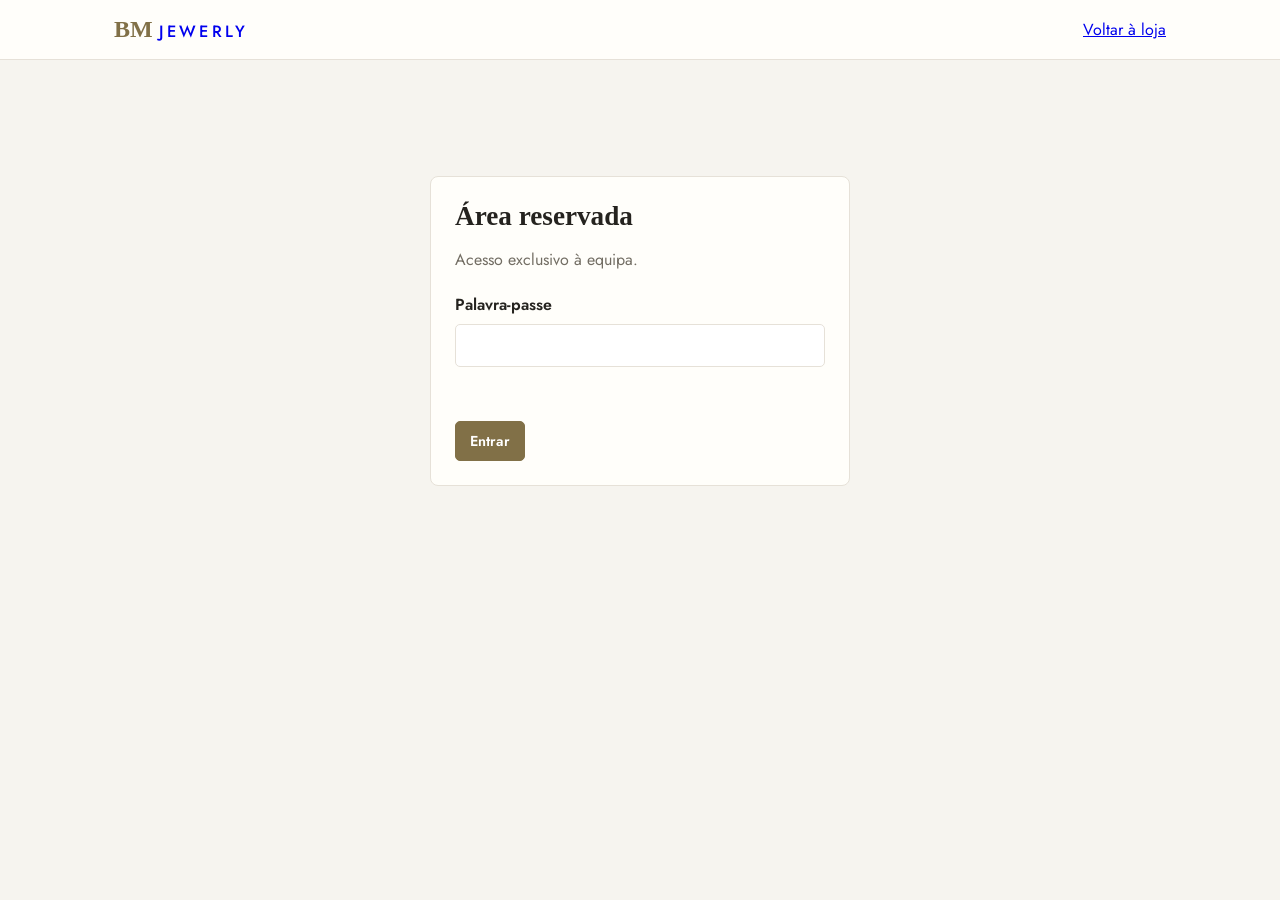
<file: BmJewerly/staff.html>
<!DOCTYPE html>
<html lang="pt-PT">
<head>
  <meta charset="UTF-8">
  <meta name="viewport" content="width=device-width, initial-scale=1.0">
  <title>Área reservada | BM Jewerly</title>
  <link rel="stylesheet" href="site.css">
  <style>
    :root { --staff-ink:#25231f; --staff-muted:#726d63; --staff-line:#e6e1d8; --staff-paper:#fffefa; --staff-bg:#f6f4ef; --staff-accent:#817047; }
    body { margin:0; background:var(--staff-bg); color:var(--staff-ink); }
    .staff-header { background:var(--staff-paper); border-bottom:1px solid var(--staff-line); }
    .staff-header .header-inner { max-width:1100px; }
    .staff-header .logo { text-decoration:none; }
    .staff-header .logo-mark { font:700 1.5rem Georgia,serif; color:var(--staff-accent); }
    .staff-header .logo-word { letter-spacing:.2em; }
    .staff-main { max-width:1100px; margin:0 auto; padding:44px 24px 72px; }
    .staff-title { margin:0; font:600 2rem Georgia,serif; }
    .staff-subtitle { margin:8px 0 28px; color:var(--staff-muted); }
    .staff-panel { background:var(--staff-paper); border:1px solid var(--staff-line); border-radius:8px; padding:24px; }
    .staff-login { max-width:420px; margin:8vh auto; }
    .staff-login h1 { margin:0 0 8px; font:600 1.7rem Georgia,serif; }
    .staff-login p { color:var(--staff-muted); }
    .staff-login label { display:block; margin:22px 0 8px; font-weight:600; }
    .staff-login input, .stock-quantity { width:100%; min-height:42px; padding:9px 11px; border:1px solid var(--staff-line); border-radius:5px; background:#fff; font:inherit; }
    .staff-button { min-height:40px; padding:9px 14px; border:1px solid var(--staff-line); border-radius:5px; background:#fff; color:var(--staff-ink); font:inherit; font-size:.9rem; font-weight:600; cursor:pointer; }
    .staff-button:hover { border-color:var(--staff-accent); }
    .staff-button.primary { background:var(--staff-accent); border-color:var(--staff-accent); color:white; }
    .staff-error { min-height:1.4em; color:#9c3c34; }
    .staff-toolbar { display:flex; justify-content:space-between; align-items:center; gap:16px; margin-bottom:20px; }
    .staff-toolbar h1 { margin:0; font:600 2rem Georgia,serif; }
    .staff-tabs { display:flex; gap:8px; margin-bottom:20px; border-bottom:1px solid var(--staff-line); }
    .staff-tab { padding:12px 15px; border:0; border-bottom:2px solid transparent; background:none; color:var(--staff-muted); font:inherit; font-size:.95rem; font-weight:600; cursor:pointer; }
    .staff-tab[aria-selected="true"] { border-bottom-color:var(--staff-accent); color:var(--staff-ink); }
    .staff-section h2 { margin:0 0 18px; font:600 1.3rem Georgia,serif; }
    .staff-table-wrap { overflow-x:auto; }
    .staff-table { width:100%; border-collapse:collapse; text-align:left; }
    .staff-table th, .staff-table td { padding:13px 12px; border-bottom:1px solid var(--staff-line); vertical-align:middle; }
    .staff-table th { color:var(--staff-muted); font-size:.82rem; font-weight:600; }
    .stock-quantity { width:110px; min-height:38px; }
    .stock-save { white-space:nowrap; }
    .stock-state, .order-state { display:inline-block; color:var(--staff-muted); font-size:.84rem; }
    .order-list { display:grid; gap:14px; }
    .order-card { display:grid; gap:14px; border:1px solid var(--staff-line); border-radius:6px; padding:18px; }
    .order-heading { display:flex; justify-content:space-between; gap:12px; align-items:start; }
    .order-heading h3 { margin:0; font-size:1rem; }
    .order-details { display:grid; grid-template-columns:repeat(2,minmax(0,1fr)); gap:12px 24px; padding:14px 0; border-top:1px solid var(--staff-line); border-bottom:1px solid var(--staff-line); }
    .order-detail h4, .order-section-title { margin:0; color:var(--staff-muted); font-size:.78rem; font-weight:600; text-transform:uppercase; }
    .order-detail p { margin:4px 0 0; font-size:.92rem; line-height:1.45; overflow-wrap:anywhere; }
    .order-section-title { margin-bottom:-8px; color:var(--staff-ink); }
    .order-lines { margin:0; padding-left:20px; color:var(--staff-muted); font-size:.92rem; line-height:1.6; }
    .order-total { display:flex; align-items:baseline; justify-content:flex-end; gap:10px; padding-top:10px; border-top:1px solid var(--staff-line); }
    .order-total > span { margin-right:auto; color:var(--staff-muted); font-size:.9rem; }
    .order-total strong { font-size:1.05rem; }
    .order-total small { color:var(--staff-muted); }
    .order-actions { display:flex; gap:8px; margin-top:14px; }
    .order-empty { padding:32px 0; color:var(--staff-muted); text-align:center; }
    .staff-note { margin:18px 0 0; color:var(--staff-muted); font-size:.82rem; }
    [hidden] { display:none !important; }
    @media (max-width:640px) {
      .staff-main { padding:28px 16px 54px; }
      .staff-panel { padding:18px 14px; }
      .staff-toolbar { align-items:flex-start; }
      .staff-toolbar h1 { font-size:1.55rem; }
      .staff-table th, .staff-table td { padding:10px 8px; }
      .order-details { grid-template-columns:1fr; gap:10px; }
      .order-total { flex-wrap:wrap; }
    }
  </style>
</head>
<body>
  <header class="staff-header">
    <div class="header-inner">
      <a class="logo" href="index.html" aria-label="BM Jewerly, página inicial"><span class="logo-mark">BM</span><span class="logo-word">JEWERLY</span></a>
      <a class="back-link" href="index.html">Voltar à loja</a>
    </div>
  </header>
  <main class="staff-main">
    <section class="staff-panel staff-login" id="staffLogin">
      <h1>Área reservada</h1>
      <p>Acesso exclusivo à equipa.</p>
      <form id="staffLoginForm">
        <label for="staffPassword">Palavra-passe</label>
        <input id="staffPassword" type="password" autocomplete="current-password" required>
        <p class="staff-error" id="staffLoginError" role="alert"></p>
        <button class="staff-button primary" type="submit">Entrar</button>
      </form>
    </section>
    <section id="staffDashboard" hidden>
      <div class="staff-toolbar"><h1>Gestão da loja</h1><button type="button" class="staff-button" id="staffLogout">Terminar sessão</button></div>
      <div class="staff-tabs" role="tablist" aria-label="Gestão da loja">
        <button type="button" class="staff-tab" id="ordersTab" role="tab" aria-selected="true" aria-controls="ordersPanel">Pedidos</button>
        <button type="button" class="staff-tab" id="stockTab" role="tab" aria-selected="false" aria-controls="stockPanel">Stock</button>
      </div>
      <section class="staff-section" id="ordersPanel" role="tabpanel" aria-labelledby="ordersTab">
        <h2>Pedidos de clientes</h2>
        <div class="order-list" id="staffOrders"></div>
      </section>
      <section class="staff-section" id="stockPanel" role="tabpanel" aria-labelledby="stockTab" hidden>
        <h2>Stock de produtos</h2>
        <div class="staff-table-wrap"><table class="staff-table"><thead><tr><th>Produto</th><th>Quantidade</th><th>Estado</th><th></th></tr></thead><tbody id="staffStock"></tbody></table></div>
      </section>
      <p class="staff-note">Pedidos e stock ficam guardados neste navegador.</p>
    </section>
  </main>
  <script src="inventory.js"></script>
  <script src="staff.js"></script>
</body>
</html>
</file>
<file: BmJewerly/site.css>
@import url('https://fonts.googleapis.com/css2?family=Cormorant+Garamond:wght@400;500;600;700&family=Jost:wght@300;400;500;600&display=swap');

:root {
  --font-display: 'Cormorant Garamond', Georgia, serif;
  --font-body: 'Jost', Arial, sans-serif;
}

*,
*::before,
*::after {
  box-sizing: border-box;
}

html {
  scroll-behavior: smooth;
}

body {
  font-family: var(--font-body);
  -webkit-font-smoothing: antialiased;
}

.collection-notice {
  display: flex;
  min-height: 38px;
  align-items: center;
  justify-content: center;
  padding: 8px 16px;
  background: var(--ink, #241F1A);
  color: var(--gold-light, #E4C99A);
  font-family: var(--font-body);
  font-size: .8rem;
  font-weight: 500;
  text-align: center;
}

.container,
.header-inner {
  width: 100%;
  max-width: 1180px;
  margin-left: auto;
  margin-right: auto;
}

.container {
  padding-left: 24px;
  padding-right: 24px;
}

.header-inner {
  display: flex;
  align-items: center;
  justify-content: space-between;
  gap: 20px;
  padding: 16px 24px;
}

.site-header:has(.main-nav) .header-inner {
  display: grid;
  grid-template-columns: minmax(0, 1fr) auto minmax(0, 1fr);
  column-gap: 24px;
}

.site-header:has(.main-nav) .logo {
  grid-column: 1;
  justify-self: start;
}

.site-header:has(.main-nav) .main-nav {
  grid-column: 2;
  justify-self: center;
}

.site-header:has(.main-nav) .header-actions {
  grid-column: 3;
  justify-self: end;
}

.logo {
  display: flex;
  flex: 0 0 auto;
  align-items: baseline;
  gap: 6px;
  text-decoration: none;
}

.logo-mark {
  color: var(--gold-deep, var(--gold));
  font-family: var(--font-display);
  font-size: 1.6rem;
  font-weight: 700;
}

.logo-word {
  color: var(--ink);
  font-family: var(--font-body);
  font-size: 1.02rem;
  font-weight: 500;
  letter-spacing: .24em;
}

.main-nav {
  display: flex;
  align-items: center;
  justify-content: center;
  gap: 22px;
}

.main-nav a {
  position: relative;
  padding-bottom: 4px;
  color: var(--ink-soft, var(--soft));
  font-family: var(--font-body);
  font-size: .86rem;
  text-decoration: none;
  white-space: nowrap;
}

.main-nav a::after {
  position: absolute;
  right: 0;
  bottom: 0;
  left: 0;
  height: 1px;
  background: var(--gold, #BA9463);
  content: '';
  transform: scaleX(0);
  transition: transform .25s ease;
}

.main-nav a:hover::after,
.main-nav a:focus-visible::after,
.main-nav a.active::after {
  transform: scaleX(1);
}

.header-actions {
  display: flex;
  flex: 0 0 auto;
  align-items: center;
  gap: 10px;
}

.site-header .btn {
  min-height: 42px;
  padding: 10px 20px;
  font-family: var(--font-body);
  font-size: .84rem;
  font-weight: 500;
  white-space: nowrap;
}

.category-header {
  display: flex;
  height: 190px;
  flex-direction: column;
  align-items: center;
  justify-content: center;
  padding: 38px 0 34px;
  text-align: center;
}

.category-header h1,
.page-title,
.summary-title,
.success-title {
  color: var(--ink);
  font-family: var(--font-display);
  font-weight: 600;
}

.category-header h1 {
  margin: 0 0 10px;
  font-size: 3rem;
  line-height: 1.05;
}

.category-header p {
  max-width: 600px;
  color: var(--ink-soft, var(--soft));
  font-size: .98rem;
  line-height: 1.6;
}

main.container > .product-grid,
.featured-products .product-grid {
  display: grid;
  grid-template-columns: repeat(4, minmax(0, 1fr));
  align-items: stretch;
  gap: 22px;
}

main.container > .product-grid {
  margin-top: 0;
  padding-bottom: 80px;
}

.featured-products .product-grid {
  grid-template-columns: repeat(3, minmax(0, 1fr));
  margin-top: 40px;
}

body:has(.main-nav a.active[href="pulseiras.html"]) main.container > .product-grid {
  grid-template-columns: repeat(2, minmax(0, 1fr));
  max-width: 760px;
  margin-right: auto;
  margin-left: auto;
}

body:has(.main-nav a.active[href="conjuntos.html"]) main.container > .product-grid,
body:has(.main-nav a.active[href="homem.html"]) main.container > .product-grid {
  grid-template-columns: minmax(0, 380px);
  justify-content: center;
  margin-right: auto;
  margin-left: auto;
}

main.container > .product-grid > .product-card,
.featured-products .product-card {
  display: flex;
  min-width: 0;
  min-height: 520px;
  height: 100%;
  flex-direction: column;
  padding: 16px;
  border: 1px solid var(--border);
  border-radius: 18px;
  background: var(--card);
}

main.container > .product-grid .product-gallery,
.featured-products .product-gallery {
  position: relative;
  width: 100%;
  flex: 0 0 auto;
  aspect-ratio: 1 / 1;
  overflow: hidden;
  margin-bottom: 14px;
  border-radius: 12px;
  background: var(--ivory-deep, #F2E4CE);
}

main.container > .product-grid .product-gallery img,
.featured-products .product-gallery img {
  width: 100%;
  height: 100%;
  object-fit: cover;
}

.product-gallery .gallery-nav {
  position: absolute;
  top: 50%;
  display: flex;
  width: 36px;
  height: 36px;
  align-items: center;
  justify-content: center;
  border: 1px solid var(--border);
  border-radius: 50%;
  background: rgba(255, 255, 255, .92);
  color: var(--ink);
  cursor: pointer;
  opacity: 0;
  transform: translateY(-50%);
  transition: opacity .2s ease, color .2s ease;
}

.product-gallery .gallery-nav:hover,
.product-gallery .gallery-nav:focus-visible {
  color: var(--gold-deep, var(--gold));
}

.product-gallery .gallery-nav.prev {
  left: 8px;
}

.product-gallery .gallery-nav.next {
  right: 8px;
}

.product-card:hover .gallery-nav,
.product-gallery .gallery-nav:focus-visible {
  opacity: 1;
}

main.container > .product-grid .product-info {
  display: flex;
  flex: 1;
  flex-direction: column;
}

.product-details {
  min-height: 2.8em;
  margin: 0 0 12px;
  color: var(--ink-soft, var(--soft));
  font-size: .82rem;
  line-height: 1.45;
  text-align: center;
}

.product-card .action-buttons {
  margin-top: auto;
}

.product-card.is-consultation .product-price {
  font-size: 1.05rem;
}

.empty-catalog {
  grid-column: 1 / -1;
  padding: 56px 24px;
  border: 1px solid var(--border);
  border-radius: 8px;
  background: var(--card);
  color: var(--ink-soft, var(--soft));
  text-align: center;
}

main.container > .product-grid .product-title,
.featured-products .product-title {
  display: -webkit-box;
  overflow: hidden;
  min-height: 2.8em;
  margin: 8px 0;
  color: var(--ink);
  font-family: var(--font-body);
  font-size: 1rem;
  font-weight: 500;
  line-height: 1.4;
  text-align: center;
  -webkit-box-orient: vertical;
  -webkit-line-clamp: 2;
}

main.container > .product-grid .product-price,
.featured-products .product-price {
  min-height: 1.6em;
  margin: 0 0 14px;
  color: var(--gold-deep, var(--gold));
  font-family: var(--font-display);
  font-size: 1.3rem;
  font-weight: 600;
  line-height: 1.25;
  text-align: center;
}

.product-grid .qty-btn {
  width: 28px;
  height: 28px;
}

main.container > .product-grid .action-buttons {
  display: grid;
  grid-template-columns: minmax(0, 1fr);
  margin-top: auto;
}

main.container > .product-grid .action-buttons .btn,
.featured-products .action-buttons .btn {
  width: 100%;
  min-height: 44px;
  padding: 10px 12px;
  font-family: var(--font-body);
  font-size: .82rem;
  line-height: 1.25;
  white-space: normal;
}

.site-footer {
  margin-top: 0 !important;
  padding: 48px 0 28px;
  text-align: center;
}

.footer-inner {
  display: flex;
  flex-direction: column;
  align-items: center;
  gap: 16px;
  text-align: center;
}

.footer-logo {
  font-family: var(--font-display);
}

.footer-links {
  display: flex;
  width: 100%;
  flex-wrap: wrap;
  align-items: center;
  justify-content: center;
  gap: 12px 28px;
  padding: 18px 0;
  border-top: 1px solid rgba(251, 243, 232, .18);
  border-bottom: 1px solid rgba(251, 243, 232, .18);
}

.footer-links a {
  color: rgba(251, 243, 232, .78);
  font-size: .9rem;
  text-decoration: none;
  text-underline-offset: 4px;
  transition: color .2s ease, text-decoration-color .2s ease;
}

.footer-links a:hover,
.footer-links a:focus-visible {
  color: var(--gold-light, #E4C99A);
  text-decoration: underline;
}

.checkout-layout {
  gap: 28px;
}

.panel {
  border-radius: 16px;
}

.page-title {
  font-size: 2.7rem;
  line-height: 1.1;
}

@media (max-width: 960px) {
  main.container > .product-grid,
  .featured-products .product-grid {
    grid-template-columns: repeat(3, minmax(0, 1fr));
    gap: 20px;
  }

  .header-inner {
    flex-wrap: wrap;
    justify-content: space-between;
    row-gap: 12px;
  }

  .site-header:has(.main-nav) .header-inner {
    grid-template-columns: minmax(0, 1fr) auto;
    row-gap: 12px;
  }

  .site-header:has(.main-nav) .logo {
    grid-column: 1;
    grid-row: 1;
  }

  .site-header:has(.main-nav) .main-nav {
    grid-column: 1 / -1;
    grid-row: 2;
    justify-self: stretch;
    order: 0;
  }

  .site-header:has(.main-nav) .header-actions {
    grid-column: 2;
    grid-row: 1;
    justify-self: end;
  }

  .main-nav {
    order: 3;
    width: 100%;
    flex-wrap: wrap;
    gap: 10px 20px;
  }
}

@media (max-width: 700px) {
  .collection-notice {
    min-height: 36px;
    padding: 8px 12px;
    font-size: .76rem;
  }

  .container {
    padding-right: 18px;
    padding-left: 18px;
  }

  .header-inner {
    gap: 10px;
    padding: 12px 18px;
  }

  .logo-word {
    font-size: .88rem;
    letter-spacing: .12em;
  }

  .logo-mark {
    font-size: 1.5rem;
  }

  .main-nav {
    gap: 8px 16px;
  }

  .main-nav a {
    font-size: .82rem;
  }

  .product-gallery .gallery-nav {
    opacity: 1;
  }

  .site-header .btn {
    min-height: 38px;
    padding: 8px 12px;
    font-size: .76rem;
  }

  .category-header {
    height: 164px;
    padding: 30px 0 26px;
  }

  .category-header h1 {
    font-size: 2.5rem;
  }

  main.container > .product-grid,
  .featured-products .product-grid {
    grid-template-columns: repeat(2, minmax(0, 1fr));
    gap: 18px;
  }

  main.container > .product-grid > .product-card,
  .featured-products .product-card {
    min-height: 480px;
    height: 100%;
    padding: 12px;
  }

  main.container > .product-grid .product-title,
  .featured-products .product-title {
    font-size: .9rem;
  }

  main.container > .product-grid .action-buttons .btn,
  .featured-products .action-buttons .btn {
    padding: 9px 6px;
    font-size: .74rem;
  }

  .site-footer {
    padding-top: 38px;
  }

  .footer-links {
    gap: 10px 18px;
    padding: 16px 0;
  }

  .footer-links a {
    font-size: .82rem;
  }

  .checkout-layout {
    grid-template-columns: minmax(0, 1fr);
    padding-top: 32px;
  }

  .page-title {
    font-size: 2.3rem;
  }
}

@media (max-width: 520px) {
  main.container > .product-grid,
  .featured-products .product-grid {
    grid-template-columns: minmax(0, 1fr);
  }

  main.container > .product-grid > .product-card,
  .featured-products .product-card {
    min-height: 0;
    height: auto;
  }

  body:has(.main-nav a.active[href="pulseiras.html"]) main.container > .product-grid {
    grid-template-columns: minmax(0, 1fr);
    max-width: 380px;
  }
}

@media (max-width: 360px) {
  .header-inner {
    padding-right: 12px;
    padding-left: 12px;
  }

  .logo-word {
    font-size: .78rem;
  }

  .site-header .btn {
    padding-right: 9px;
    padding-left: 9px;
    font-size: .7rem;
  }

  main.container > .product-grid,
  .featured-products .product-grid {
    gap: 10px;
  }
}

.staff-entry {
  display: inline-grid;
  width: 38px;
  height: 38px;
  flex: 0 0 38px;
  place-items: center;
  border: 1px solid var(--border, rgba(36,31,26,.14));
  border-radius: 50%;
  color: var(--ink-soft, #55493c);
  text-decoration: none;
}

.staff-entry:hover,
.staff-entry:focus-visible {
  border-color: var(--gold, #8a6a3a);
  color: var(--gold, #8a6a3a);
}

.staff-entry svg {
  width: 17px;
  height: 17px;
  fill: none;
  stroke: currentColor;
  stroke-linecap: round;
  stroke-linejoin: round;
  stroke-width: 1.6;
}

.product-card .add-cart:disabled,
.product-card .buy-now:disabled {
  cursor: not-allowed;
  opacity: .58;
}

.stock-status {
  margin: 0 0 10px;
  color: #9c3c34;
  font-size: .9rem;
  font-weight: 600;
  text-align: center;
}
</file>
